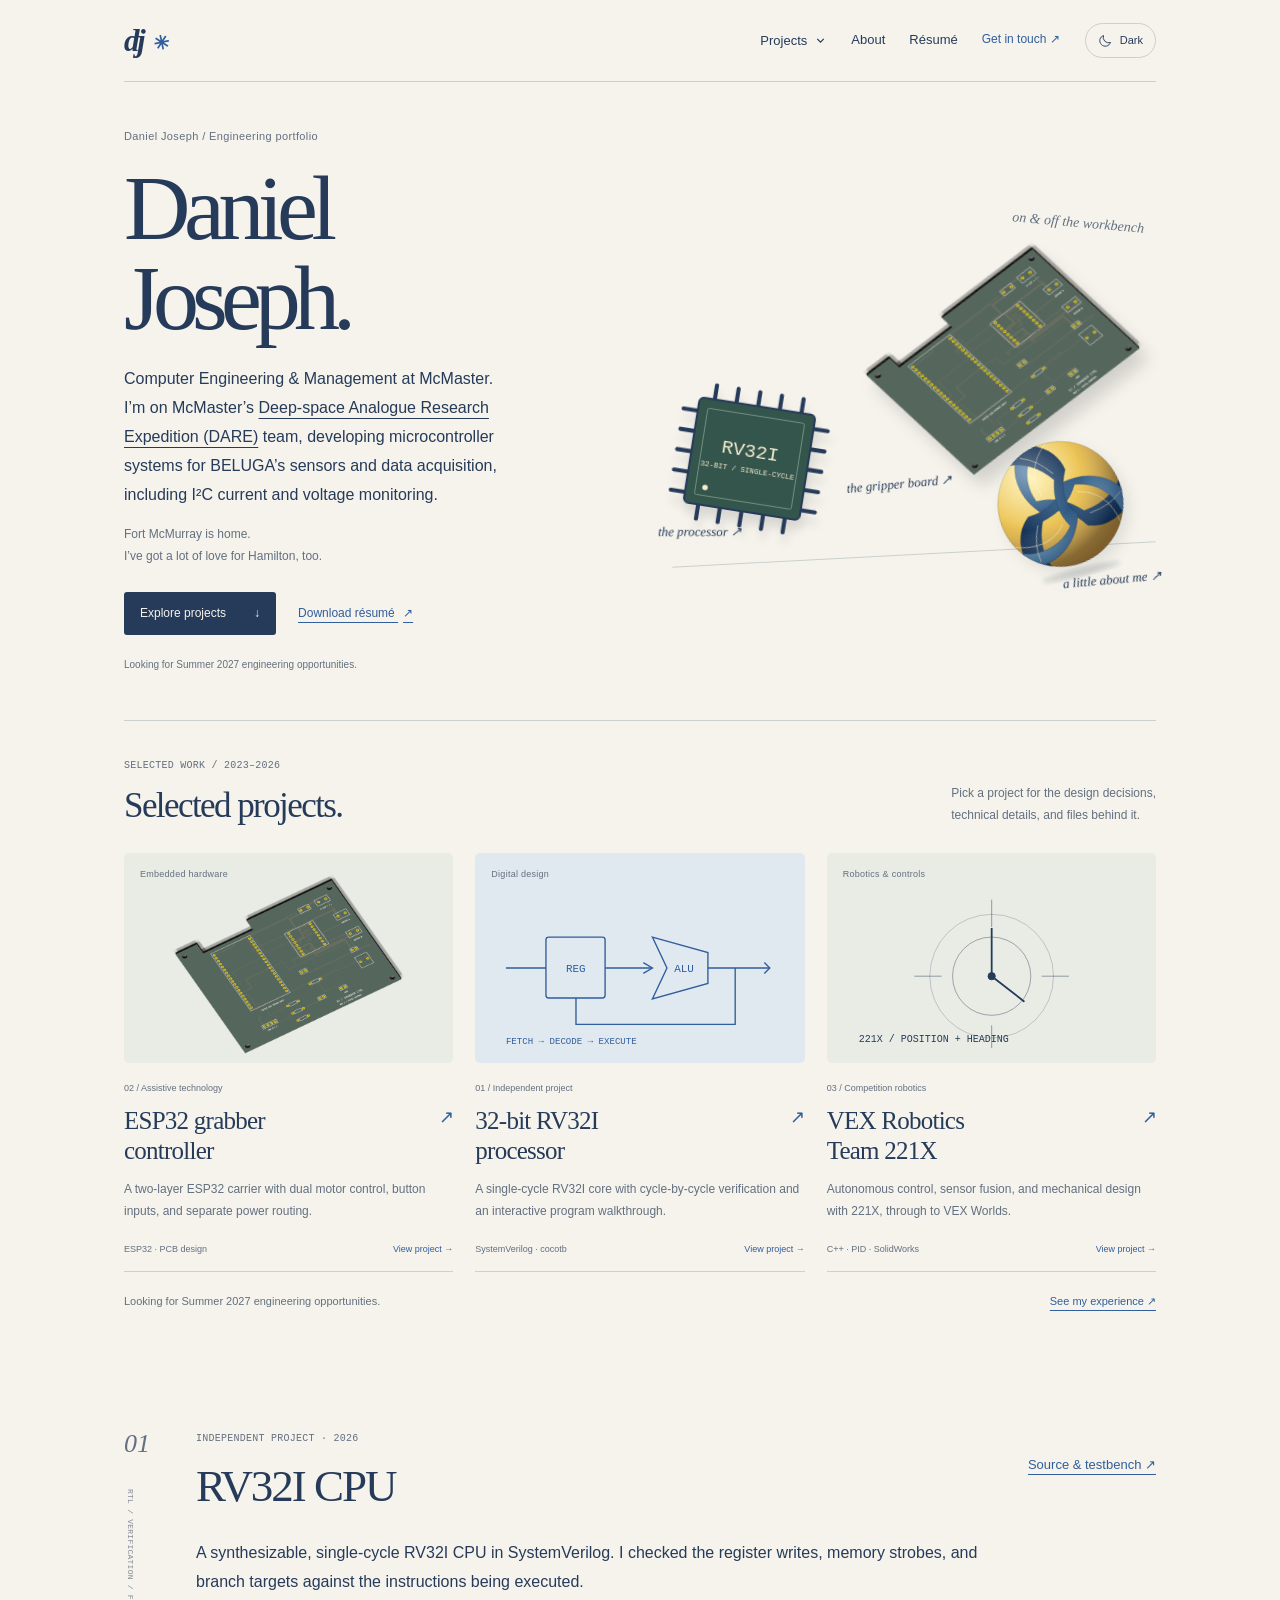
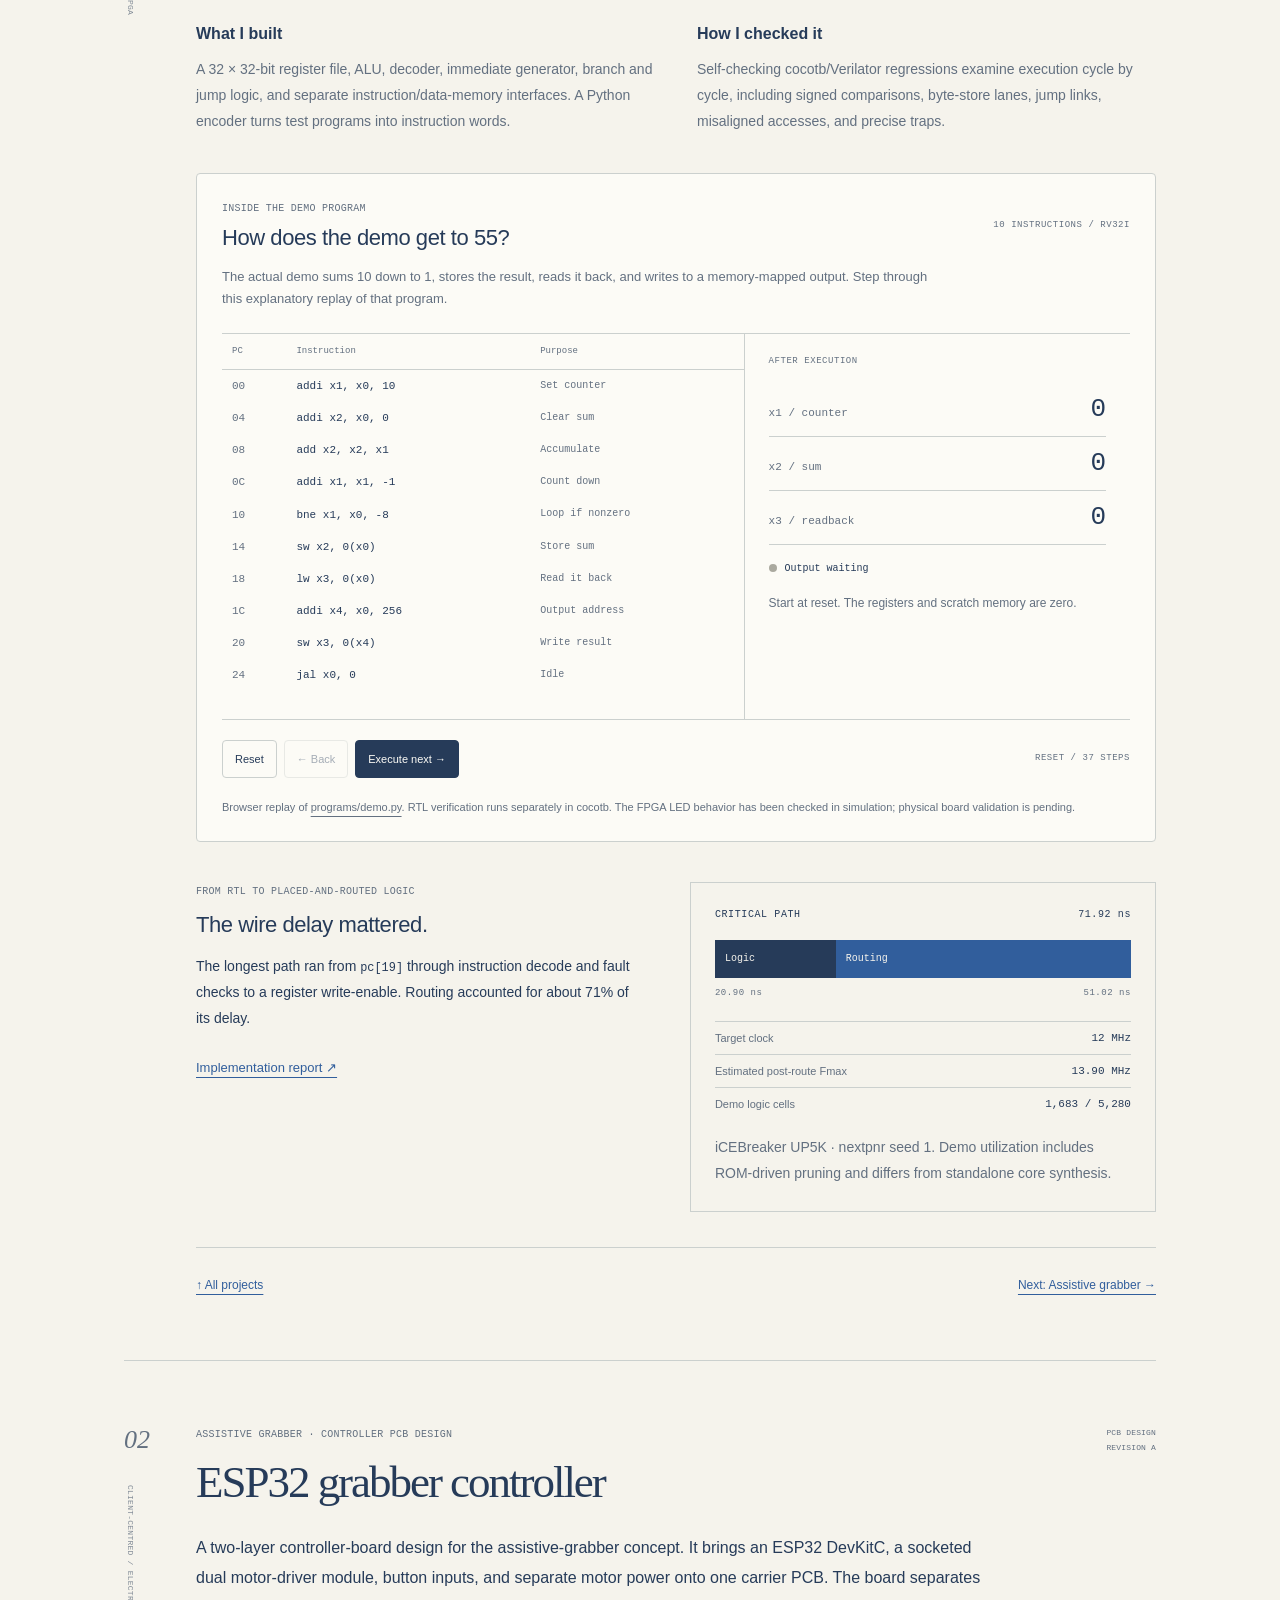
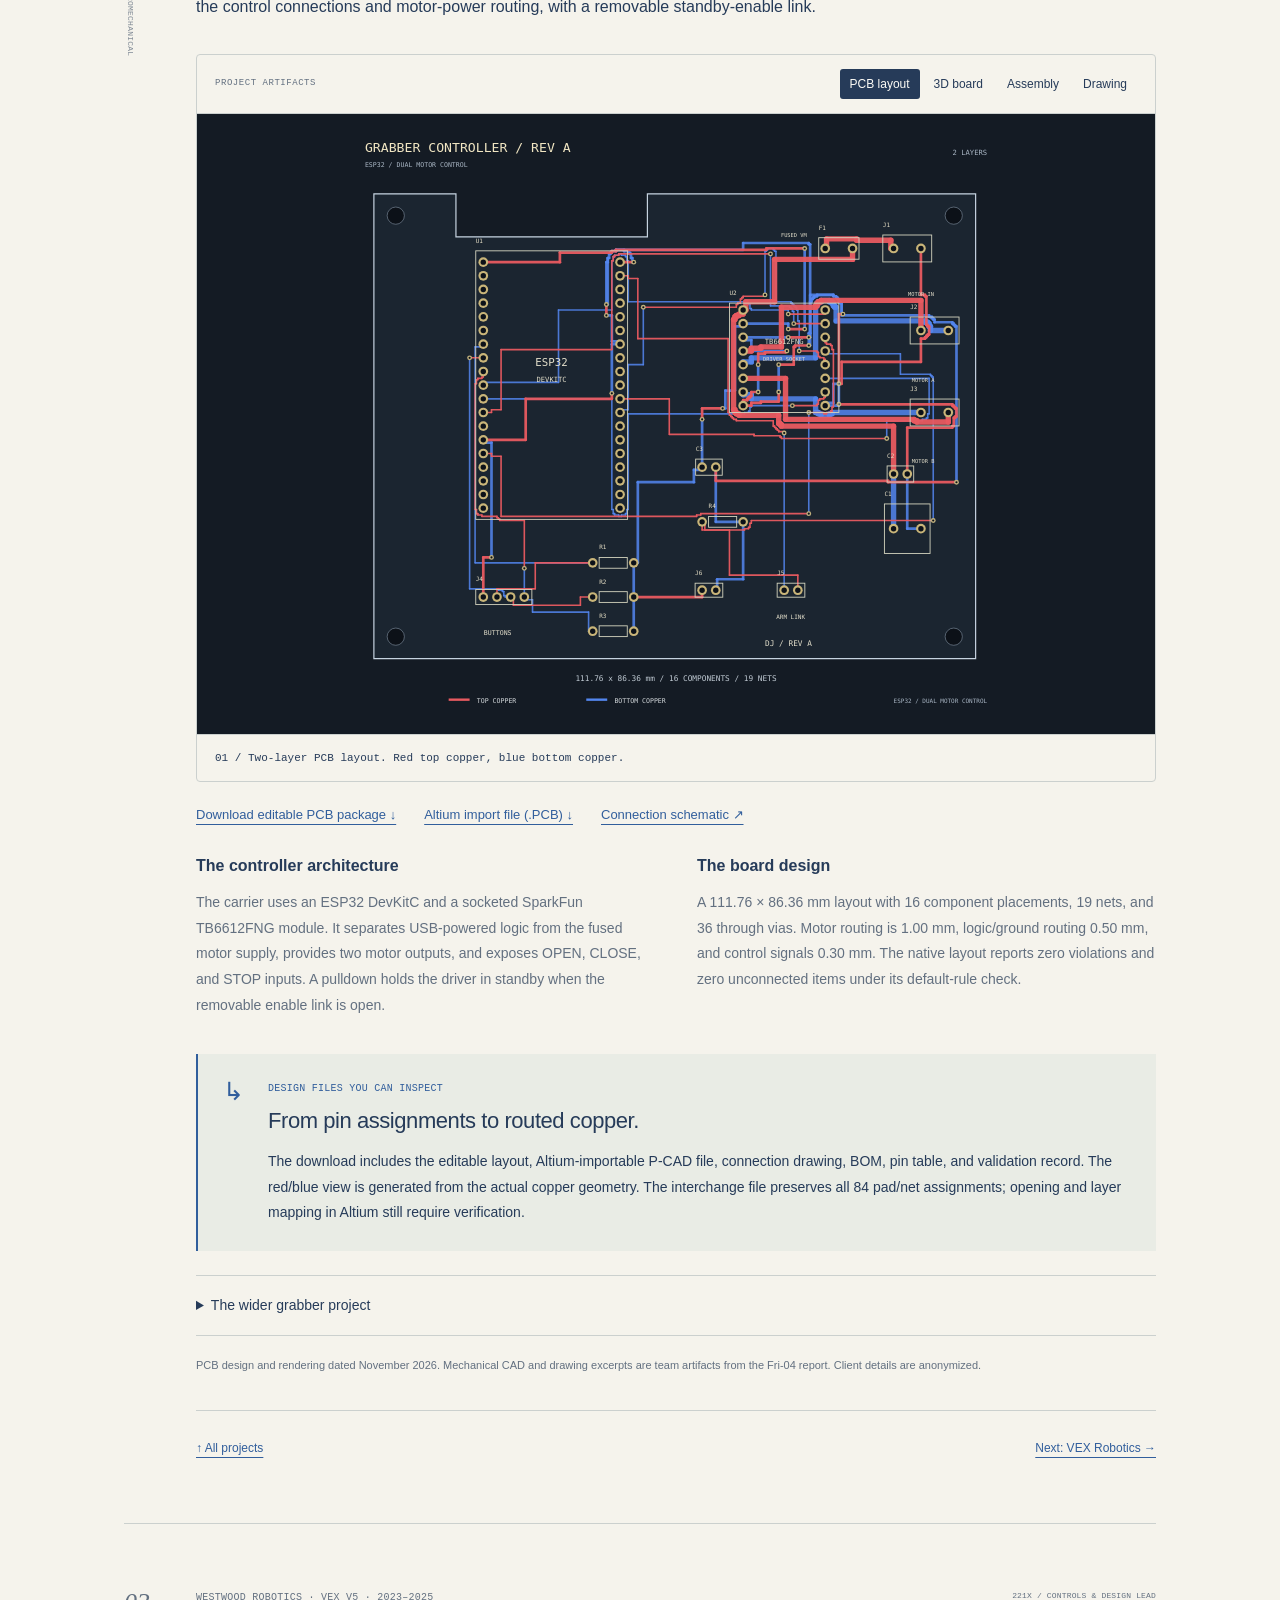
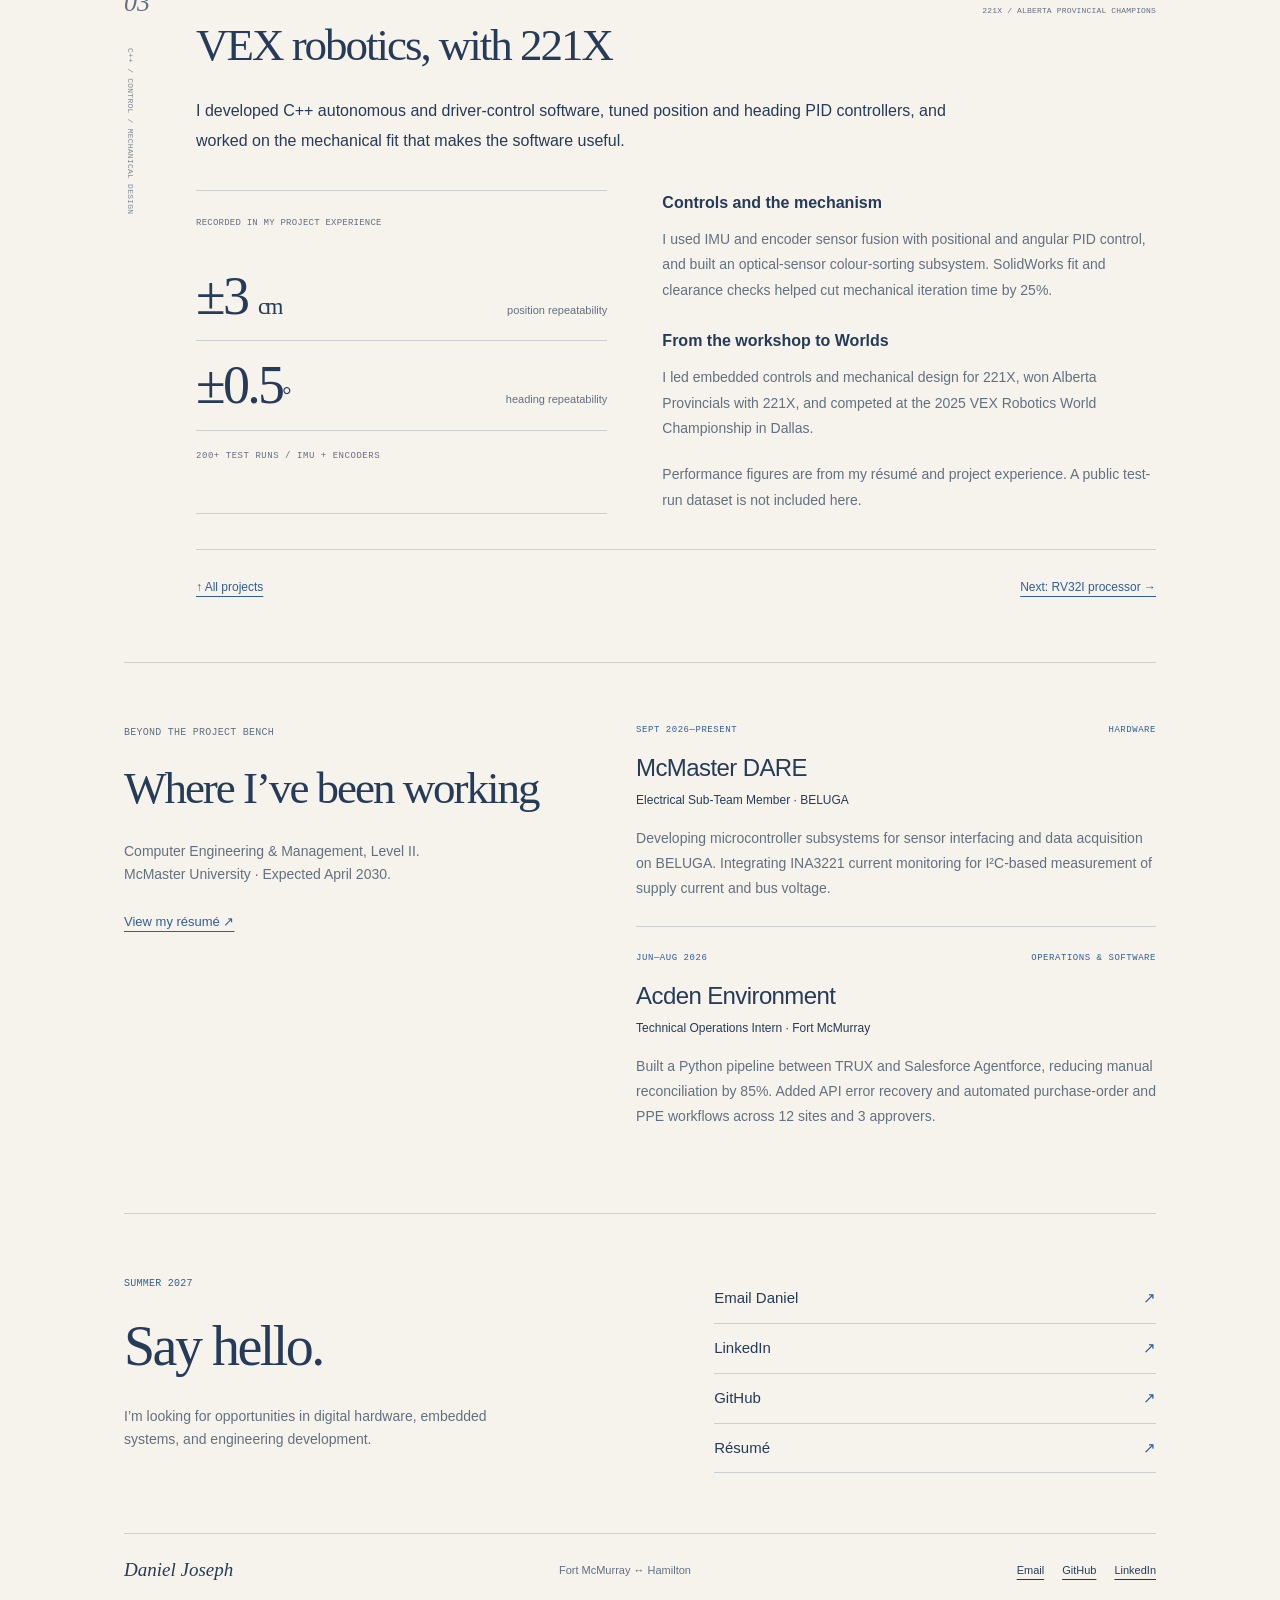
<file: index.html>
<!doctype html>
<html lang="en">
<head>
  <meta charset="utf-8">
  <meta name="viewport" content="width=device-width, initial-scale=1">
  <meta name="description" content="Daniel Joseph — Computer Engineering & Management at McMaster. Processor design, assistive hardware, and robotics controls, with the drawings, decisions, and test results behind them.">
  <meta name="theme-color" content="#eeeae1">
  <title>Daniel Joseph</title>
  <script src="theme.js"></script>
  <link rel="stylesheet" href="style.css?v=20261112b">
  <script src="script.js?v=20261112b" defer></script>
<script src="navigation.js?v=20261112b" defer></script></head>
<body>
<a class="skip" href="#main">Skip to content</a>
<div class="page">
<header class="site-header">
  <a class="wordmark" href="/" aria-label="Daniel Joseph, home">dj<span aria-hidden="true">✳</span></a>
  <nav aria-label="Main navigation"><details class="project-menu"><summary>Projects <svg viewBox="0 0 16 16" aria-hidden="true"><path d="m4 6 4 4 4-4"/></svg></summary><div class="project-dropdown"><p class="dropdown-label">Explore my work</p><a href="/#grabber"><span class="nav-project-number">02</span><span><strong>Assistive grabber</strong><small>ESP32 · PCB design · motor control</small></span><span aria-hidden="true">↗</span></a><a href="/#cpu"><span class="nav-project-number">01</span><span><strong>RV32I processor</strong><small>SystemVerilog · verification · FPGA</small></span><span aria-hidden="true">↗</span></a><a href="/#robotics"><span class="nav-project-number">03</span><span><strong>VEX Robotics · 221X</strong><small>C++ · autonomous control · mechanics</small></span><span aria-hidden="true">↗</span></a><div class="dropdown-bottom"><a href="/#work">All projects →</a><a href="/#background">Experience →</a></div></div></details><a href="about.html">About</a><a href="resume.html">Résumé</a><a class="nav-contact" href="mailto:danielchacko07@gmail.com">Get in touch ↗</a></nav>
  <button class="theme-toggle" type="button" aria-label="Switch colour theme"><svg class="theme-sun" viewBox="0 0 24 24" aria-hidden="true"><circle cx="12" cy="12" r="4"/><path d="M12 1v3m0 16v3M1 12h3m16 0h3M4 4l2 2m12 12 2 2M4 20l2-2M18 6l2-2"/></svg><svg class="theme-moon" viewBox="0 0 24 24" aria-hidden="true"><path d="M20 15.2A8.8 8.8 0 0 1 8.8 4 8.8 8.8 0 1 0 20 15.2Z"/></svg><span data-theme-label>Dark</span></button>
</header>
<main id="main">
<section class="hero" id="top" aria-labelledby="name">
  <div class="hero-copy"><p class="hello">Daniel Joseph / Engineering portfolio</p><h1 id="name">Daniel<br><em>Joseph.</em></h1>
    <p class="hero-intro">Computer Engineering & Management at McMaster. I’m on McMaster’s <a href="#background">Deep-space Analogue Research Expedition (DARE)</a> team, developing microcontroller systems for BELUGA’s sensors and data acquisition, including I²C current and voltage monitoring.</p>
    <p class="home-note">Fort McMurray is home.<br>I’ve got a lot of love for Hamilton, too.</p>
    <div class="hero-links"><a class="action-link" href="#work">Explore projects <span>↓</span></a><a class="underlink" href="assets/daniel-joseph-resume.pdf" download>Download résumé <span>↗</span></a></div>
    <p class="availability">Looking for Summer 2027 engineering opportunities.</p>
  </div>
  <div class="things" aria-label="A few things from my world">
    <span class="margin-note">on & off the workbench</span>
    <a class="thing thing-board" href="#grabber"><img src="assets/grabber-pcb-3d.png" width="1400" height="1000" alt="ESP32 controller PCB design"><span>the gripper board ↗</span></a>
    <a class="thing thing-chip" href="#cpu"><svg viewBox="0 0 270 245" role="img" aria-label="A RISC-V processor illustration"><g stroke="var(--ink)" stroke-width="6" stroke-linecap="round"><path d="M70 45V24m32 21V24m32 21V24m32 21V24m32 21V24M70 200v21m32-21v21m32-21v21m32-21v21m32-21v21M48 65H27m21 30H27m21 30H27m21 30H27m21 30H27M219 65h21m-21 30h21m-21 30h21m-21 30h21m-21 30h21"/></g><rect x="48" y="45" width="171" height="155" rx="7" fill="var(--chip)" stroke="var(--ink)" stroke-width="3"/><rect x="62" y="59" width="143" height="127" rx="3" fill="none" stroke="var(--chip-line)"/><text x="133" y="119" fill="var(--chip-text)" text-anchor="middle" font-family="monospace" font-size="28">RV32I</text><text x="133" y="143" fill="var(--chip-text)" text-anchor="middle" font-family="monospace" font-size="11">32-BIT / SINGLE-CYCLE</text><circle cx="76" cy="174" r="4" fill="var(--chip-text)"/></svg><span>the processor ↗</span></a>
    <a class="thing thing-ball" href="about.html#outside"><svg viewBox="0 0 280 280" role="img" aria-label="Blue and gold volleyball with curved stitched panels"><defs><radialGradient id="ballGold" cx="32%" cy="24%" r="78%"><stop stop-color="#fff0ab"/><stop offset=".5" stop-color="#edc657"/><stop offset="1" stop-color="#a97727"/></radialGradient><radialGradient id="ballBlue" cx="30%" cy="20%" r="90%"><stop stop-color="#6394b7"/><stop offset=".5" stop-color="#315d88"/><stop offset="1" stop-color="#122e52"/></radialGradient><radialGradient id="ballLight" cx="28%" cy="20%" r="75%"><stop stop-color="#fff" stop-opacity=".28"/><stop offset=".6" stop-color="#fff" stop-opacity="0"/><stop offset="1" stop-color="#081b35" stop-opacity=".27"/></radialGradient><clipPath id="ballClip"><circle cx="140" cy="132" r="108"/></clipPath><filter id="ballShadow"><feGaussianBlur stdDeviation="5"/></filter><pattern id="ballGrain" width="5" height="5" patternUnits="userSpaceOnUse"><circle cx="1" cy="1" r=".65" fill="#fff" opacity=".16"/><circle cx="3.5" cy="3.5" r=".5" fill="#102338" opacity=".14"/></pattern></defs><ellipse cx="147" cy="254" rx="70" ry="7" fill="#102338" opacity=".15" filter="url(#ballShadow)"/><g clip-path="url(#ballClip)"><circle cx="140" cy="132" r="108" fill="url(#ballGold)"/><g fill="url(#ballBlue)" stroke="#162c43" stroke-opacity=".45" stroke-width="1"><path d="M129 21C96 47 87 84 101 118Q144 117 177 153C210 150 237 134 250 112L258 155Q220 194 177 179Q146 132 107 142C73 108 67 61 91 27Z"/><path d="M129 21C96 47 87 84 101 118Q144 117 177 153C210 150 237 134 250 112L258 155Q220 194 177 179Q146 132 107 142C73 108 67 61 91 27Z" transform="rotate(120 140 132)"/><path d="M129 21C96 47 87 84 101 118Q144 117 177 153C210 150 237 134 250 112L258 155Q220 194 177 179Q146 132 107 142C73 108 67 61 91 27Z" transform="rotate(240 140 132)"/></g><g fill="none" stroke="#fff3c4" stroke-opacity=".6" stroke-width="1.4"><path d="M141 24C110 49 101 81 112 110M186 159Q222 156 245 136"/><path d="M141 24C110 49 101 81 112 110M186 159Q222 156 245 136" transform="rotate(120 140 132)"/><path d="M141 24C110 49 101 81 112 110M186 159Q222 156 245 136" transform="rotate(240 140 132)"/></g><circle cx="140" cy="132" r="108" fill="url(#ballGrain)"/><circle cx="140" cy="132" r="108" fill="url(#ballLight)"/></g><circle cx="140" cy="132" r="107.5" fill="none" stroke="#263b59" stroke-opacity=".3"/></svg><span>a little about me ↗</span></a>
    <span class="shelf-line" aria-hidden="true"></span>
  </div>
</section>

<section class="project-overview" id="work" aria-labelledby="projects-title"><div class="overview-heading"><div><p class="eyebrow">Selected work / 2023–2026</p><h2 id="projects-title">Selected projects.</h2></div><p>Pick a project for the design decisions,<br>technical details, and files behind it.</p></div><div class="project-grid">
<a class="project-card pcb-card" href="#grabber"><div class="card-visual"><span class="card-category">Embedded hardware</span><img src="assets/grabber-pcb-3d.png" width="1400" height="1000" alt="Grabber controller PCB" loading="lazy"/></div><div class="card-copy"><span class="card-kicker">02 / Assistive technology</span><h3>ESP32 grabber <br>controller<span>↗</span></h3><p>A two-layer ESP32 carrier with dual motor control, button inputs, and separate power routing.</p><div class="card-meta"><span>ESP32 · PCB design</span><span>View project →</span></div></div></a>
<a class="project-card cpu-card" href="#cpu"><div class="card-visual"><span class="card-category">Digital design</span><svg viewBox="0 0 340 190" aria-hidden="true"><g fill="none" stroke="currentColor" stroke-width="1.5"><path d="M23 95h44m65 0h52m61 0h68M100 128v29h175V95"/><rect x="67" y="61" width="65" height="67" rx="3"/><path d="m184 61 61 17v34l-61 17 16-34Z"/><path d="m307 89 6 6-6 6M174 89l10 6-10 6"/></g><g fill="currentColor" font-family="monospace" font-size="12"><text x="89" y="99">REG</text><text x="208" y="99">ALU</text><text x="23" y="178" font-size="10">FETCH → DECODE → EXECUTE</text></g></svg></div><div class="card-copy"><span class="card-kicker">01 / Independent project</span><h3>32-bit RV32I <br>processor<span>↗</span></h3><p>A single-cycle RV32I core with cycle-by-cycle verification and an interactive program walkthrough.</p><div class="card-meta"><span>SystemVerilog · cocotb</span><span>View project →</span></div></div></a>
<a class="project-card vex-card" href="#robotics"><div class="card-visual"><span class="card-category">Robotics & controls</span><svg viewBox="0 0 340 190" aria-hidden="true"><g fill="none" stroke="currentColor" stroke-width="1"><circle cx="170" cy="104" r="68" opacity=".25"/><circle cx="170" cy="104" r="43" opacity=".45"/><path d="M170 20v30m0 108v25M85 104h30m110 0h30" opacity=".5"/><path d="M170 104V51m0 53 36 28" stroke-width="2"/><circle cx="170" cy="104" r="4" fill="currentColor"/></g><text x="24" y="176" fill="currentColor" font-family="monospace" font-size="11">221X / POSITION + HEADING</text></svg></div><div class="card-copy"><span class="card-kicker">03 / Competition robotics</span><h3>VEX Robotics <br>Team 221X<span>↗</span></h3><p>Autonomous control, sensor fusion, and mechanical design with 221X, through to VEX Worlds.</p><div class="card-meta"><span>C++ · PID · SolidWorks</span><span>View project →</span></div></div></a>
</div><div class="overview-bottom"><span>Looking for Summer 2027 engineering opportunities.</span><a href="/#background">See my experience ↗</a></div></section><article class="case" id="cpu" aria-labelledby="cpu-title">
  <div class="case-margin"><span class="case-number">01</span><span class="vertical-note mono">RTL / VERIFICATION / FPGA</span></div>
  <div class="case-body">
    <div class="case-heading"><div><p class="eyebrow">Independent project · 2026</p><h2 id="cpu-title">RV32I CPU</h2></div><a class="underlink" href="https://github.com/danielj34/rv32i-core">Source & testbench ↗</a></div>
    <p class="lead">A synthesizable, single-cycle RV32I CPU in SystemVerilog. I checked the register writes, memory strobes, and branch targets against the instructions being executed.</p>
    <div class="two-column prose"><div><h3>What I built</h3><p>A 32 × 32-bit register file, ALU, decoder, immediate generator, branch and jump logic, and separate instruction/data-memory interfaces. A Python encoder turns test programs into instruction words.</p></div><div><h3>How I checked it</h3><p>Self-checking cocotb/Verilator regressions examine execution cycle by cycle, including signed comparisons, byte-store lanes, jump links, misaligned accesses, and precise traps.</p></div></div>
    <section class="trace" aria-labelledby="trace-title">
      <div class="trace-heading"><div><p class="eyebrow">Inside the demo program</p><h3 id="trace-title">How does the demo get to 55?</h3></div><span class="mono">10 INSTRUCTIONS / RV32I</span></div>
      <p class="trace-intro">The actual demo sums 10 down to 1, stores the result, reads it back, and writes to a memory-mapped output. Step through this explanatory replay of that program.</p>
      <div class="trace-layout">
        <div class="program-scroll"><table class="program"><caption class="sr-only">Demo program. The highlighted row is the instruction just executed.</caption><thead><tr><th>PC</th><th>Instruction</th><th>Purpose</th></tr></thead><tbody>
          <tr data-pc="0"><td>00</td><td>addi x1, x0, 10</td><td>Set counter</td></tr>
          <tr data-pc="4"><td>04</td><td>addi x2, x0, 0</td><td>Clear sum</td></tr>
          <tr data-pc="8"><td>08</td><td>add x2, x2, x1</td><td>Accumulate</td></tr>
          <tr data-pc="12"><td>0C</td><td>addi x1, x1, -1</td><td>Count down</td></tr>
          <tr data-pc="16"><td>10</td><td>bne x1, x0, -8</td><td>Loop if nonzero</td></tr>
          <tr data-pc="20"><td>14</td><td>sw x2, 0(x0)</td><td>Store sum</td></tr>
          <tr data-pc="24"><td>18</td><td>lw x3, 0(x0)</td><td>Read it back</td></tr>
          <tr data-pc="28"><td>1C</td><td>addi x4, x0, 256</td><td>Output address</td></tr>
          <tr data-pc="32"><td>20</td><td>sw x3, 0(x4)</td><td>Write result</td></tr>
          <tr data-pc="36"><td>24</td><td>jal x0, 0</td><td>Idle</td></tr>
        </tbody></table></div>
        <div class="trace-state"><p class="mono state-label">AFTER EXECUTION</p><dl class="registers"><div><dt>x1 / counter</dt><dd id="counter-value">0</dd></div><div><dt>x2 / sum</dt><dd id="sum-value">0</dd></div><div><dt>x3 / readback</dt><dd id="readback-value">0</dd></div></dl><div id="output-state" class="output-state"><span class="output-led" aria-hidden="true"></span><span id="output-label">Output waiting</span></div><p id="trace-explanation" aria-live="polite">Start at reset. The registers and scratch memory are zero.</p></div>
      </div>
      <div class="trace-controls"><div><button id="trace-reset" type="button">Reset</button><button id="trace-back" type="button" disabled>← Back</button><button id="trace-next" class="primary" type="button">Execute next →</button></div><span id="trace-position" class="mono">RESET / 37 STEPS</span></div>
      <p class="footnote">Browser replay of <a href="https://github.com/danielj34/rv32i-core/blob/main/programs/demo.py">programs/demo.py</a>. RTL verification runs separately in cocotb. The FPGA LED behavior has been checked in simulation; physical board validation is pending.</p>
    </section>
    <div class="implementation"><div><p class="eyebrow">From RTL to placed-and-routed logic</p><h3>The wire delay mattered.</h3><p>The longest path ran from <code>pc[19]</code> through instruction decode and fault checks to a register write-enable. Routing accounted for about 71% of its delay.</p><a class="underlink" href="https://github.com/danielj34/rv32i-core/blob/main/docs/implementation.md">Implementation report ↗</a></div><div class="timing-panel"><div class="timing-title mono"><span>CRITICAL PATH</span><span>71.92 ns</span></div><div class="timing-bar" role="img" aria-label="Critical path delay, 20.90 nanoseconds of logic and 51.02 nanoseconds of routing"><span class="logic">Logic</span><span class="routing">Routing</span></div><div class="timing-key mono"><span>20.90 ns</span><span>51.02 ns</span></div><dl class="implementation-stats"><div><dt>Target clock</dt><dd>12 MHz</dd></div><div><dt>Estimated post-route Fmax</dt><dd>13.90 MHz</dd></div><div><dt>Demo logic cells</dt><dd>1,683 / 5,280</dd></div></dl><p class="footnote">iCEBreaker UP5K · nextpnr seed 1. Demo utilization includes ROM-driven pruning and differs from standalone core synthesis.</p></div></div>
<div class="case-wayfinding"><a href="#work">↑ All projects</a><a href="#grabber">Next: Assistive grabber →</a></div>
  </div>
</article>
<article class="case" id="grabber" aria-labelledby="grabber-title">
  <div class="case-margin"><span class="case-number">02</span><span class="vertical-note mono">CLIENT-CENTRED / ELECTROMECHANICAL</span></div>
  <div class="case-body">
    <div class="case-heading"><div><p class="eyebrow">Assistive grabber · Controller PCB design</p><h2 id="grabber-title">ESP32 grabber controller</h2></div><span class="project-note mono">PCB DESIGN<br>REVISION A</span></div>
    <p class="lead">A two-layer controller-board design for the assistive-grabber concept. It brings an ESP32 DevKitC, a socketed dual motor-driver module, button inputs, and separate motor power onto one carrier PCB. The board separates the control connections and motor-power routing, with a removable standby-enable link.</p>
    <div class="artifact-viewer">
      <div class="artifact-toolbar"><span class="mono">PROJECT ARTIFACTS</span><div role="group" aria-label="Choose grabber artifact"><button class="artifact-choice active" aria-pressed="true" data-artifact="pcb" type="button">PCB layout</button><button class="artifact-choice" aria-pressed="false" data-artifact="board3d" type="button">3D board</button><button class="artifact-choice" aria-pressed="false" data-artifact="cad" type="button">Assembly</button><button class="artifact-choice" aria-pressed="false" data-artifact="drawing" type="button">Drawing</button></div></div>
      <figure><div class="artifact-stage" id="artifact-stage" data-view="pcb"><img id="artifact-image" src="assets/grabber-pcb.svg" width="1140" height="990" loading="lazy" alt="Routed ESP32 motor-controller PCB with red top-layer and blue bottom-layer copper"></div><figcaption id="artifact-caption" aria-live="polite">01 / Two-layer PCB layout. Red top copper, blue bottom copper.</figcaption></figure>
    </div>
    <div class="pcb-downloads"><a class="underlink" href="hardware/grabber-controller-rev-a.zip" download>Download editable PCB package ↓</a><a class="underlink" href="hardware/grabber-controller-rev-a/GrabberController_AltiumImport.PCB" download>Altium import file (.PCB) ↓</a><a class="underlink" href="hardware/grabber-controller-rev-a/Connections.svg">Connection schematic ↗</a></div>
    <div class="two-column prose"><div><h3>The controller architecture</h3><p>The carrier uses an ESP32 DevKitC and a socketed SparkFun TB6612FNG module. It separates USB-powered logic from the fused motor supply, provides two motor outputs, and exposes OPEN, CLOSE, and STOP inputs. A pulldown holds the driver in standby when the removable enable link is open.</p></div><div><h3>The board design</h3><p>A 111.76 × 86.36 mm layout with 16 component placements, 19 nets, and 36 through vias. Motor routing is 1.00 mm, logic/ground routing 0.50 mm, and control signals 0.30 mm. The native layout reports zero violations and zero unconnected items under its default-rule check.</p></div></div>
    <div class="decision-note"><span class="note-mark" aria-hidden="true">↳</span><div><p class="eyebrow">Design files you can inspect</p><h3>From pin assignments to routed copper.</h3><p>The download includes the editable layout, Altium-importable P-CAD file, connection drawing, BOM, pin table, and validation record. The red/blue view is generated from the actual copper geometry. The interchange file preserves all 84 pad/net assignments; opening and layer mapping in Altium still require verification.</p></div></div>
    <details class="prototype-history"><summary>The wider grabber project</summary><div class="prose"><p>The original ENGINEER 1P13 team project developed a wheelchair-mounted grabber around limited hand dexterity and reach. My work included concept development, embedded/PCB prototyping, and electromechanical integration. The team iterated three prototypes.</p><p>The completed team prototype used a simpler 2P2T switch circuit after reliability and usability problems with the initial electronics. The PCB is presented here as a design project. CAD views and the engineering drawing show the team’s mechanical design.</p></div></details>
    <p class="footnote">PCB design and rendering dated November 2026. Mechanical CAD and drawing excerpts are team artifacts from the Fri-04 report. Client details are anonymized.</p>
<div class="case-wayfinding"><a href="#work">↑ All projects</a><a href="#robotics">Next: VEX Robotics →</a></div>
  </div>
</article>
<article class="case" id="robotics" aria-labelledby="robotics-title">
  <div class="case-margin"><span class="case-number">03</span><span class="vertical-note mono">C++ / CONTROL / MECHANICAL DESIGN</span></div>
  <div class="case-body">
    <div class="case-heading"><div><p class="eyebrow">Westwood Robotics · VEX V5 · 2023–2025</p><h2 id="robotics-title">VEX robotics, with 221X</h2></div><span class="project-note mono">221X / CONTROLS & DESIGN LEAD<br>221X / ALBERTA PROVINCIAL CHAMPIONS</span></div>
    <p class="lead">I developed C++ autonomous and driver-control software, tuned position and heading PID controllers, and worked on the mechanical fit that makes the software useful.</p>
    <div class="robotics-layout"><div class="robotics-results"><p class="eyebrow">Recorded in my project experience</p><div class="result-line"><strong>±3 <small>cm</small></strong><span>position repeatability</span></div><div class="result-line"><strong>±0.5<small>°</small></strong><span>heading repeatability</span></div><p class="mono">200+ TEST RUNS / IMU + ENCODERS</p></div><div class="prose"><h3>Controls and the mechanism</h3><p>I used IMU and encoder sensor fusion with positional and angular PID control, and built an optical-sensor colour-sorting subsystem. SolidWorks fit and clearance checks helped cut mechanical iteration time by 25%.</p><h3>From the workshop to Worlds</h3><p>I led embedded controls and mechanical design for 221X, won Alberta Provincials with 221X, and competed at the 2025 VEX Robotics World Championship in Dallas.</p><p class="footnote">Performance figures are from my résumé and project experience. A public test-run dataset is not included here.</p></div></div>
<div class="case-wayfinding"><a href="#work">↑ All projects</a><a href="#cpu">Next: RV32I processor →</a></div>
  </div>
</article>
<section class="background" id="background" aria-labelledby="background-title">
  <div><p class="eyebrow">Beyond the project bench</p><h2 id="background-title">Where I’ve been working</h2><p class="background-intro">Computer Engineering & Management, Level II.<br>McMaster University · Expected April 2030.</p><a class="underlink" href="resume.html">View my résumé ↗</a></div>
  <div class="experience-list"><article><div class="experience-meta mono"><span>SEPT 2026—PRESENT</span><span>HARDWARE</span></div><h3>McMaster DARE</h3><p class="job-title">Electrical Sub-Team Member · BELUGA</p><p>Developing microcontroller subsystems for sensor interfacing and data acquisition on BELUGA. Integrating INA3221 current monitoring for I²C-based measurement of supply current and bus voltage.</p></article><article><div class="experience-meta mono"><span>JUN—AUG 2026</span><span>OPERATIONS & SOFTWARE</span></div><h3>Acden Environment</h3><p class="job-title">Technical Operations Intern · Fort McMurray</p><p>Built a Python pipeline between TRUX and Salesforce Agentforce, reducing manual reconciliation by 85%. Added API error recovery and automated purchase-order and PPE workflows across 12 sites and 3 approvers.</p></article></div>
</section>
<section class="contact" id="contact" aria-labelledby="contact-title"><div><p class="eyebrow">Summer 2027</p><h2 id="contact-title">Say hello.</h2><p>I’m looking for opportunities in digital hardware, embedded systems, and engineering development.</p></div><div class="contact-links"><a href="mailto:danielchacko07@gmail.com">Email Daniel <span>↗</span></a><a href="https://www.linkedin.com/in/josepd16">LinkedIn <span>↗</span></a><a href="https://github.com/danielj34">GitHub <span>↗</span></a><a href="resume.html">Résumé <span>↗</span></a></div></section>
</main>
<footer><a class="footer-signature" href="/">Daniel Joseph</a><span>Fort McMurray ↔ Hamilton</span><div><a href="mailto:danielchacko07@gmail.com">Email</a><a href="https://github.com/danielj34">GitHub</a><a href="https://www.linkedin.com/in/josepd16">LinkedIn</a></div></footer>
</div>
</body>
</html>
</file>
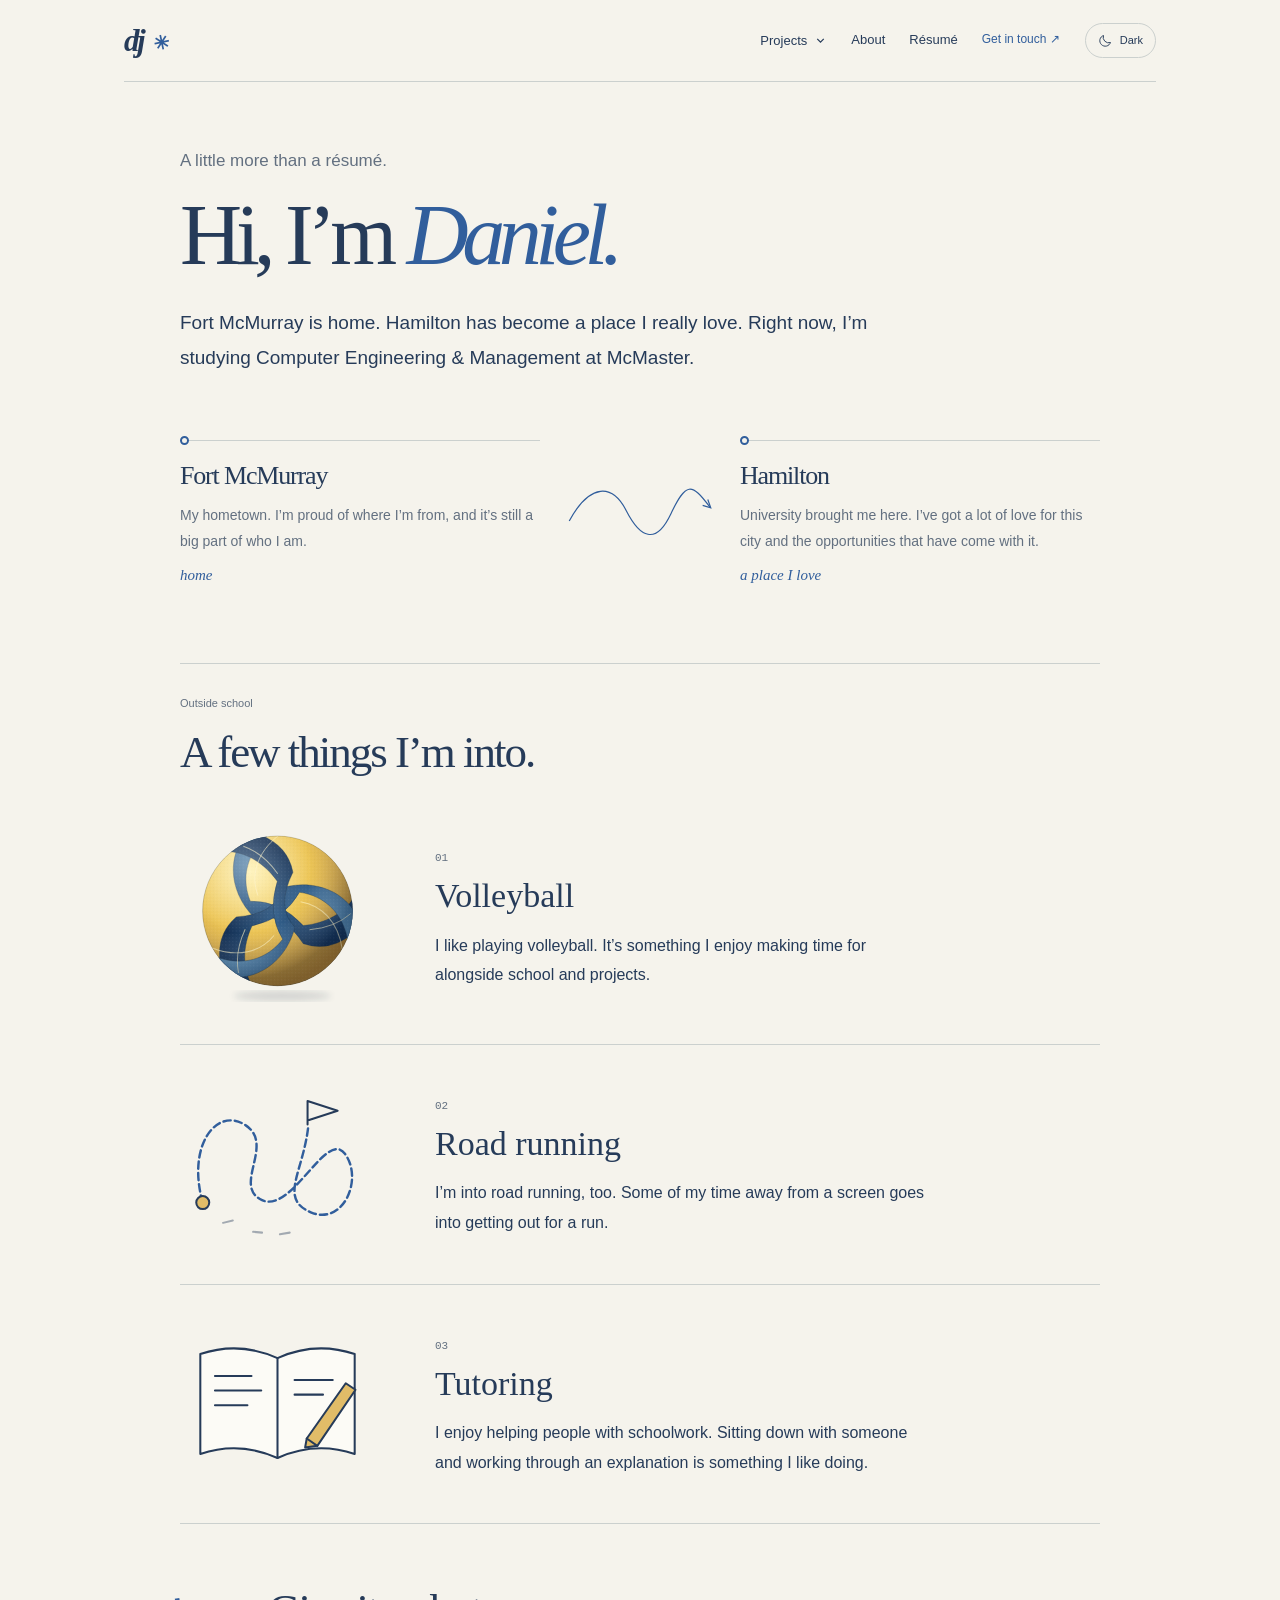
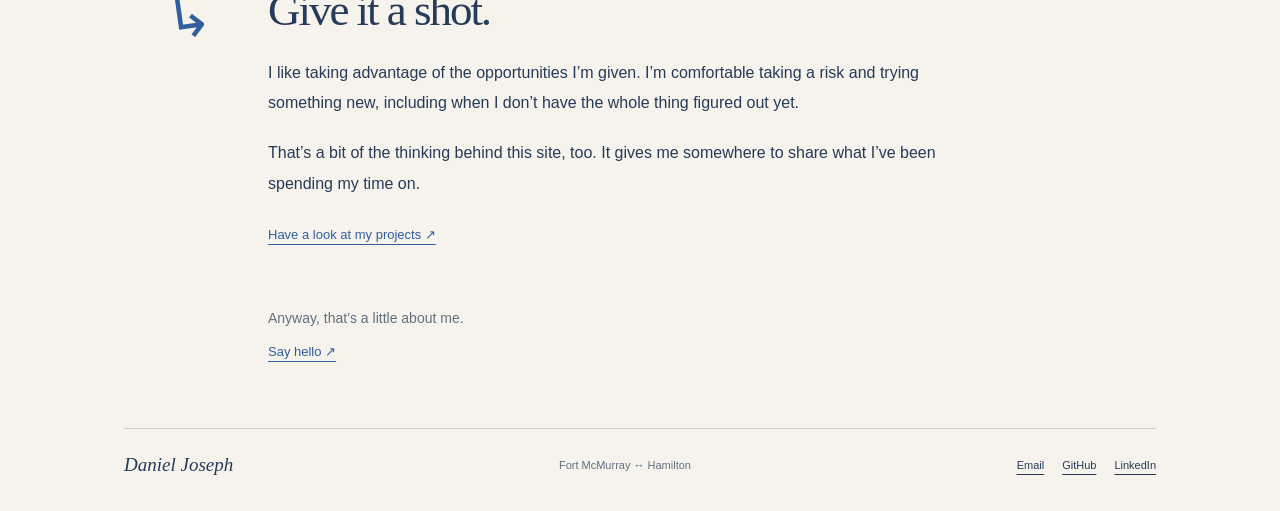
<file: about.html>
<!doctype html>
<html lang="en"><head><meta charset="utf-8"><meta name="viewport" content="width=device-width, initial-scale=1"><meta name="description" content="A little about Daniel Joseph. Fort McMurray, Hamilton, volleyball, road running, tutoring, and making the most of an opportunity."><title>About — Daniel Joseph</title><script src="theme.js"></script><link rel="stylesheet" href="style.css?v=20261112b"><script src="navigation.js?v=20261112b" defer></script></head>
<body><a class="skip" href="#main">Skip to content</a><div class="page"><header class="site-header">
  <a class="wordmark" href="/" aria-label="Daniel Joseph, home">dj<span aria-hidden="true">✳</span></a>
  <nav aria-label="Main navigation"><details class="project-menu"><summary>Projects <svg viewBox="0 0 16 16" aria-hidden="true"><path d="m4 6 4 4 4-4"/></svg></summary><div class="project-dropdown"><p class="dropdown-label">Explore my work</p><a href="/#grabber"><span class="nav-project-number">02</span><span><strong>Assistive grabber</strong><small>ESP32 · PCB design · motor control</small></span><span aria-hidden="true">↗</span></a><a href="/#cpu"><span class="nav-project-number">01</span><span><strong>RV32I processor</strong><small>SystemVerilog · verification · FPGA</small></span><span aria-hidden="true">↗</span></a><a href="/#robotics"><span class="nav-project-number">03</span><span><strong>VEX Robotics · 221X</strong><small>C++ · autonomous control · mechanics</small></span><span aria-hidden="true">↗</span></a><div class="dropdown-bottom"><a href="/#work">All projects →</a><a href="/#background">Experience →</a></div></div></details><a href="about.html">About</a><a href="resume.html">Résumé</a><a class="nav-contact" href="mailto:danielchacko07@gmail.com">Get in touch ↗</a></nav>
  <button class="theme-toggle" type="button" aria-label="Switch colour theme"><svg class="theme-sun" viewBox="0 0 24 24" aria-hidden="true"><circle cx="12" cy="12" r="4"/><path d="M12 1v3m0 16v3M1 12h3m16 0h3M4 4l2 2m12 12 2 2M4 20l2-2M18 6l2-2"/></svg><svg class="theme-moon" viewBox="0 0 24 24" aria-hidden="true"><path d="M20 15.2A8.8 8.8 0 0 1 8.8 4 8.8 8.8 0 1 0 20 15.2Z"/></svg><span data-theme-label>Dark</span></button>
</header>
<main id="main" class="about-page">
  <div class="about-heading"><p class="hello">A little more than a résumé.</p><h1>Hi, I’m <em>Daniel.</em></h1><p class="about-lead">Fort McMurray is home. Hamilton has become a place I really love. Right now, I’m studying Computer Engineering & Management at McMaster.</p></div>
  <div class="places"><div><span class="place-dot" aria-hidden="true"></span><h2>Fort McMurray</h2><p>My hometown. I’m proud of where I’m from, and it’s still a big part of who I am.</p><span class="place-caption">home</span></div><svg class="place-route" viewBox="0 0 190 100" aria-hidden="true"><path d="M5 52C35 5 63 9 78 44S112 91 134 52 163 14 184 47"/><path d="m175 44 10 4-3-11"/></svg><div><span class="place-dot" aria-hidden="true"></span><h2>Hamilton</h2><p>University brought me here. I’ve got a lot of love for this city and the opportunities that have come with it.</p><span class="place-caption">a place I love</span></div></div>
  <section id="outside" class="outside"><div class="about-section-title"><span>Outside school</span><h2>A few things I’m into.</h2></div><div class="interest-list">
    <article class="interest volleyball"><div class="interest-picture"><svg viewBox="0 0 280 280" role="img" aria-label="Blue and gold volleyball with curved stitched panels"><defs><radialGradient id="ballGold" cx="32%" cy="24%" r="78%"><stop stop-color="#fff0ab"/><stop offset=".5" stop-color="#edc657"/><stop offset="1" stop-color="#a97727"/></radialGradient><radialGradient id="ballBlue" cx="30%" cy="20%" r="90%"><stop stop-color="#6394b7"/><stop offset=".5" stop-color="#315d88"/><stop offset="1" stop-color="#122e52"/></radialGradient><radialGradient id="ballLight" cx="28%" cy="20%" r="75%"><stop stop-color="#fff" stop-opacity=".28"/><stop offset=".6" stop-color="#fff" stop-opacity="0"/><stop offset="1" stop-color="#081b35" stop-opacity=".27"/></radialGradient><clipPath id="ballClip"><circle cx="140" cy="132" r="108"/></clipPath><filter id="ballShadow"><feGaussianBlur stdDeviation="5"/></filter><pattern id="ballGrain" width="5" height="5" patternUnits="userSpaceOnUse"><circle cx="1" cy="1" r=".65" fill="#fff" opacity=".16"/><circle cx="3.5" cy="3.5" r=".5" fill="#102338" opacity=".14"/></pattern></defs><ellipse cx="147" cy="254" rx="70" ry="7" fill="#102338" opacity=".15" filter="url(#ballShadow)"/><g clip-path="url(#ballClip)"><circle cx="140" cy="132" r="108" fill="url(#ballGold)"/><g fill="url(#ballBlue)" stroke="#162c43" stroke-opacity=".45" stroke-width="1"><path d="M129 21C96 47 87 84 101 118Q144 117 177 153C210 150 237 134 250 112L258 155Q220 194 177 179Q146 132 107 142C73 108 67 61 91 27Z"/><path d="M129 21C96 47 87 84 101 118Q144 117 177 153C210 150 237 134 250 112L258 155Q220 194 177 179Q146 132 107 142C73 108 67 61 91 27Z" transform="rotate(120 140 132)"/><path d="M129 21C96 47 87 84 101 118Q144 117 177 153C210 150 237 134 250 112L258 155Q220 194 177 179Q146 132 107 142C73 108 67 61 91 27Z" transform="rotate(240 140 132)"/></g><g fill="none" stroke="#fff3c4" stroke-opacity=".6" stroke-width="1.4"><path d="M141 24C110 49 101 81 112 110M186 159Q222 156 245 136"/><path d="M141 24C110 49 101 81 112 110M186 159Q222 156 245 136" transform="rotate(120 140 132)"/><path d="M141 24C110 49 101 81 112 110M186 159Q222 156 245 136" transform="rotate(240 140 132)"/></g><circle cx="140" cy="132" r="108" fill="url(#ballGrain)"/><circle cx="140" cy="132" r="108" fill="url(#ballLight)"/></g><circle cx="140" cy="132" r="107.5" fill="none" stroke="#263b59" stroke-opacity=".3"/></svg></div><div><span class="interest-number">01</span><h3>Volleyball</h3><p>I like playing volleyball. It’s something I enjoy making time for alongside school and projects.</p></div></article>
    <article class="interest running"><div class="interest-picture"><svg viewBox="0 0 240 220" role="img" aria-label="An illustrated running route"><path class="run-route" d="M28 157c-20-70 17-119 53-95s-17 75 20 92 79-88 102-57-2 89-42 72-9-49-3-107"/><circle cx="28" cy="157" r="8"/><path d="M157 61V32l37 12-37 12"/><path d="m53 182 12-3m25 14 11 1m22 2 12-2" class="route-dashes"/></svg></div><div><span class="interest-number">02</span><h3>Road running</h3><p>I’m into road running, too. Some of my time away from a screen goes into getting out for a run.</p></div></article>
    <article class="interest tutoring"><div class="interest-picture"><svg viewBox="0 0 240 220" role="img" aria-label="An open notebook with a pencil"><path d="M25 48q48-16 95 5 47-21 95-5v123q-48-16-95 5-47-21-95-5Z" class="notebook"/><path d="M120 53v123M43 75h45M43 93h57M43 111h40M141 80h47M141 98h35"/><path d="m154 163 15-2 47-69-12-8-48 68Z" class="pencil"/><path d="m156 152 13 9"/></svg></div><div><span class="interest-number">03</span><h3>Tutoring</h3><p>I enjoy helping people with schoolwork. Sitting down with someone and working through an explanation is something I like doing.</p></div></article>
  </div></section>
  <section class="taking-chances"><span class="hand-arrow" aria-hidden="true">↳</span><div><h2>Give it a shot.</h2><p>I like taking advantage of the opportunities I’m given. I’m comfortable taking a risk and trying something new, including when I don’t have the whole thing figured out yet.</p><p>That’s a bit of the thinking behind this site, too. It gives me somewhere to share what I’ve been spending my time on.</p><a class="underlink" href="/#work">Have a look at my projects ↗</a></div></section>
  <div class="about-end"><p>Anyway, that’s a little about me.</p><a class="underlink" href="mailto:danielchacko07@gmail.com">Say hello ↗</a></div>
</main><footer><a class="footer-signature" href="/">Daniel Joseph</a><span>Fort McMurray ↔ Hamilton</span><div><a href="mailto:danielchacko07@gmail.com">Email</a><a href="https://github.com/danielj34">GitHub</a><a href="https://www.linkedin.com/in/josepd16">LinkedIn</a></div></footer></div></body></html>
</file>
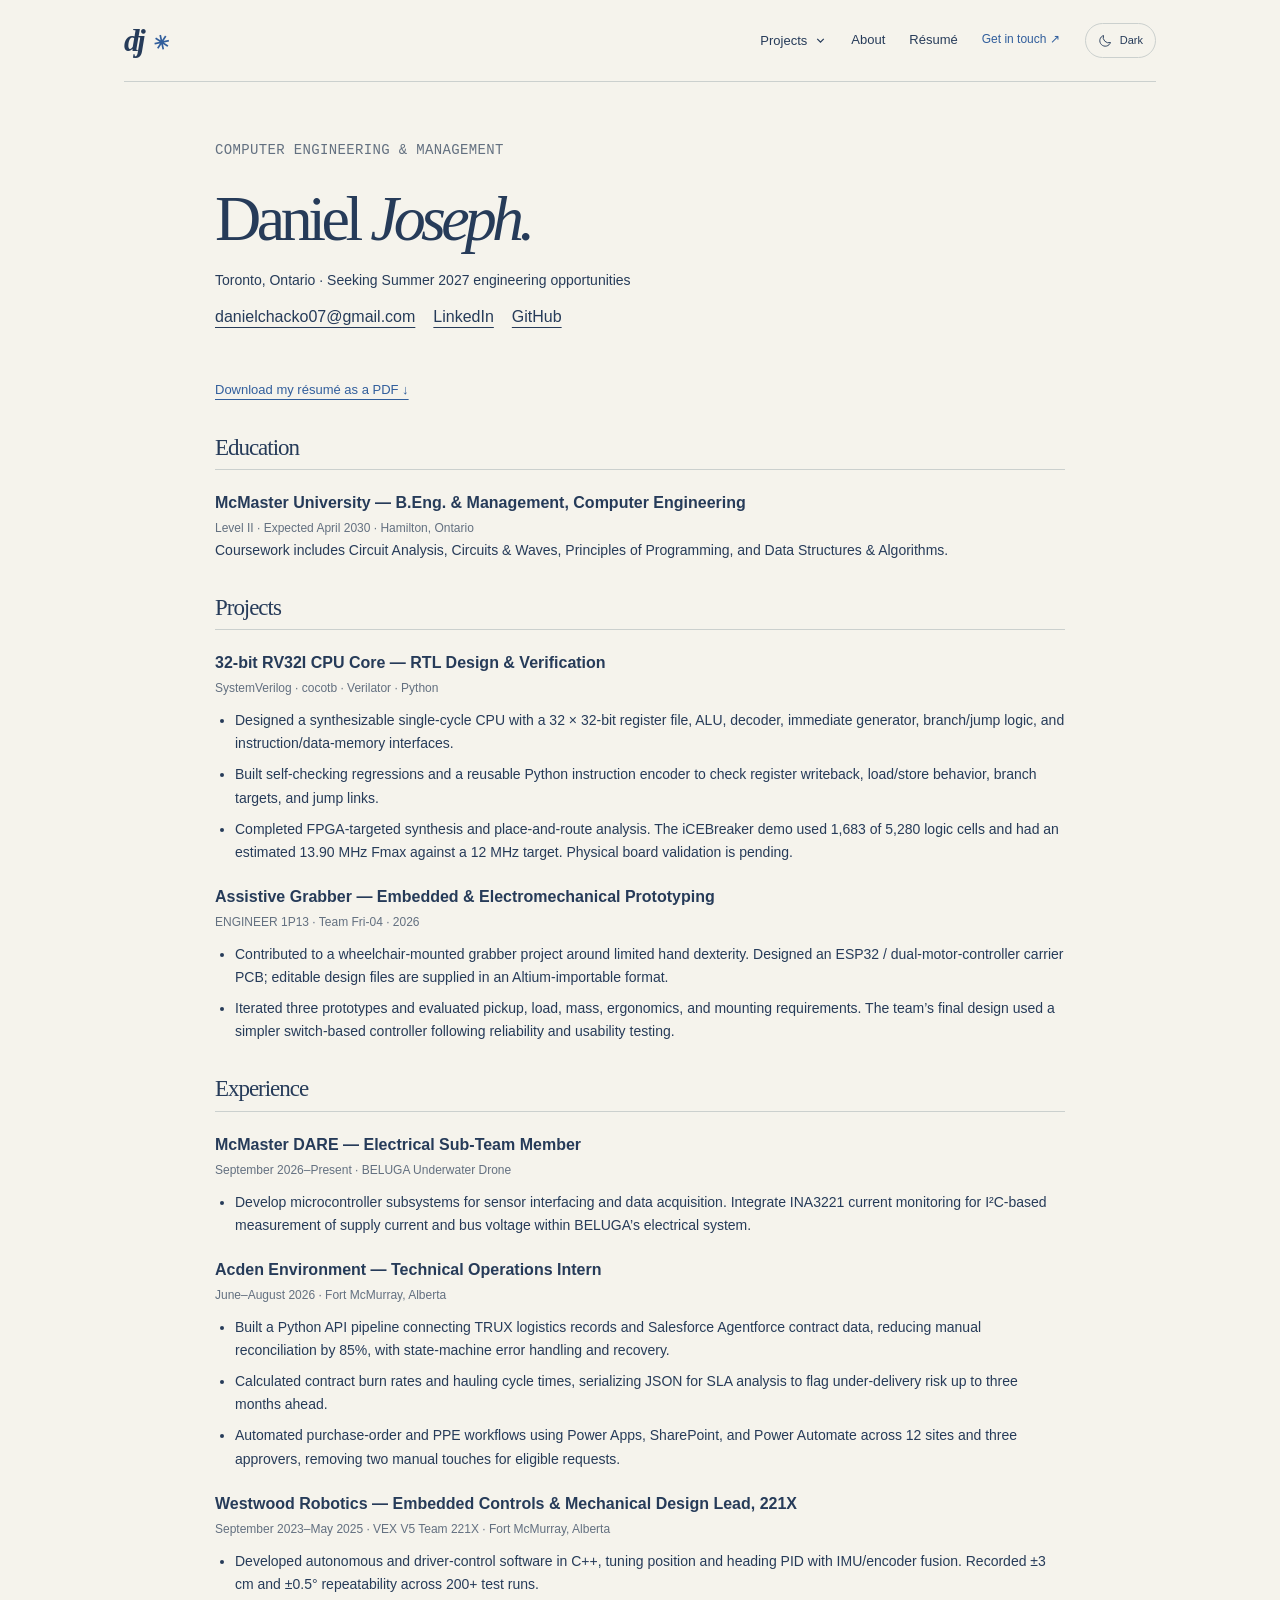
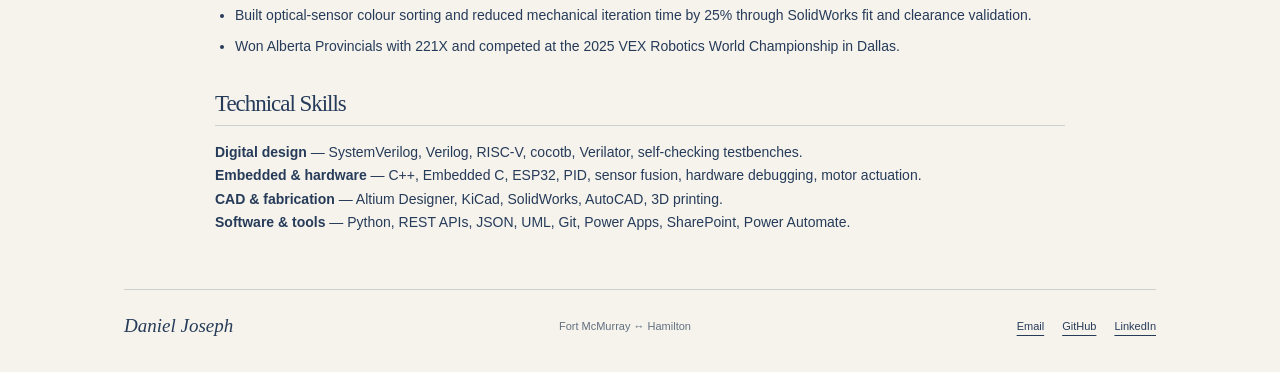
<file: resume.html>
<!doctype html>
<html lang="en">
<head>
  <meta charset="utf-8">
  <meta name="viewport" content="width=device-width, initial-scale=1">
  <meta name="description" content="Daniel Joseph's engineering résumé — McMaster Computer Engineering & Management, hardware, embedded systems, robotics, and technical operations.">
  <title>Résumé — Daniel Joseph</title>
  <script src="theme.js"></script>
  <link rel="stylesheet" href="style.css?v=20261112b">
  <style>
    .resume { max-width: 850px; margin: 0 auto; padding: 55px 0; }
    .resume h1 { font-size: 64px; line-height: 1.1; margin: 15px 0; }
    .resume h2 { font-size: 23px; margin: 32px 0 15px; border-bottom: 1px solid var(--line); padding-bottom: 8px; }
    .resume h3 { font-size: 16px; margin-top: 20px; }
    .resume p, .resume li { font-size: 14px; }
    .resume ul { padding-left: 20px; margin: 10px 0 20px; }
    .resume li { margin-bottom: 8px; }
    .resume .meta { font-size: 12px; color: var(--muted); margin-top: 3px; }
    .resume-links { display: flex; flex-wrap: wrap; gap: 18px; margin-top: 12px; }
    @media print {
      body { background: white; color: black; }
      header, footer { display: none; }
      .page { padding: 0; }
      .resume { padding: 0; }
      .resume h1 { font-size: 30px; margin: 0 0 5px; }
      .resume h2 { font-size: 15px; margin: 15px 0 7px; padding-bottom: 3px; }
      .resume h3 { font-size: 12px; margin-top: 10px; }
      .resume p, .resume li { font-size: 10px; line-height: 1.45; }
      .resume .meta { font-size: 9px; }
      .resume ul { margin: 5px 0 10px; }
      .resume li { margin-bottom: 4px; }
      .resume article { break-inside: avoid; }
      a { text-decoration: none; }
      @page { margin: 15mm; }
    }
  </style>
<script src="navigation.js?v=20261112b" defer></script></head>
<body><div class="page">
<header class="site-header">
  <a class="wordmark" href="/" aria-label="Daniel Joseph, home">dj<span aria-hidden="true">✳</span></a>
  <nav aria-label="Main navigation"><details class="project-menu"><summary>Projects <svg viewBox="0 0 16 16" aria-hidden="true"><path d="m4 6 4 4 4-4"/></svg></summary><div class="project-dropdown"><p class="dropdown-label">Explore my work</p><a href="/#grabber"><span class="nav-project-number">02</span><span><strong>Assistive grabber</strong><small>ESP32 · PCB design · motor control</small></span><span aria-hidden="true">↗</span></a><a href="/#cpu"><span class="nav-project-number">01</span><span><strong>RV32I processor</strong><small>SystemVerilog · verification · FPGA</small></span><span aria-hidden="true">↗</span></a><a href="/#robotics"><span class="nav-project-number">03</span><span><strong>VEX Robotics · 221X</strong><small>C++ · autonomous control · mechanics</small></span><span aria-hidden="true">↗</span></a><div class="dropdown-bottom"><a href="/#work">All projects →</a><a href="/#background">Experience →</a></div></div></details><a href="about.html">About</a><a href="resume.html">Résumé</a><a class="nav-contact" href="mailto:danielchacko07@gmail.com">Get in touch ↗</a></nav>
  <button class="theme-toggle" type="button" aria-label="Switch colour theme"><svg class="theme-sun" viewBox="0 0 24 24" aria-hidden="true"><circle cx="12" cy="12" r="4"/><path d="M12 1v3m0 16v3M1 12h3m16 0h3M4 4l2 2m12 12 2 2M4 20l2-2M18 6l2-2"/></svg><svg class="theme-moon" viewBox="0 0 24 24" aria-hidden="true"><path d="M20 15.2A8.8 8.8 0 0 1 8.8 4 8.8 8.8 0 1 0 20 15.2Z"/></svg><span data-theme-label>Dark</span></button>
</header>
<main class="resume">
  <p class="eyebrow">Computer Engineering & Management</p>
  <h1>Daniel <em>Joseph.</em></h1>
  <p>Toronto, Ontario · Seeking Summer 2027 engineering opportunities</p>
  <div class="resume-links"><a href="mailto:danielchacko07@gmail.com">danielchacko07@gmail.com</a><a href="https://www.linkedin.com/in/josepd16">LinkedIn</a><a href="https://github.com/danielj34">GitHub</a></div>
  <p style="margin-top:24px"><a class="underlink" href="assets/daniel-joseph-resume.pdf" download="Daniel-Joseph-Resume.pdf">Download my résumé as a PDF ↓</a></p>
  <h2>Education</h2>
  <h3>McMaster University — B.Eng. & Management, Computer Engineering</h3>
  <p class="meta">Level II · Expected April 2030 · Hamilton, Ontario</p>
  <p>Coursework includes Circuit Analysis, Circuits & Waves, Principles of Programming, and Data Structures & Algorithms.</p>
  <h2>Projects</h2>
  <article><h3>32-bit RV32I CPU Core — RTL Design & Verification</h3><p class="meta">SystemVerilog · cocotb · Verilator · Python</p><ul>
    <li>Designed a synthesizable single-cycle CPU with a 32 × 32-bit register file, ALU, decoder, immediate generator, branch/jump logic, and instruction/data-memory interfaces.</li>
    <li>Built self-checking regressions and a reusable Python instruction encoder to check register writeback, load/store behavior, branch targets, and jump links.</li>
    <li>Completed FPGA-targeted synthesis and place-and-route analysis. The iCEBreaker demo used 1,683 of 5,280 logic cells and had an estimated 13.90 MHz Fmax against a 12 MHz target. Physical board validation is pending.</li>
  </ul></article>
  <article><h3>Assistive Grabber — Embedded & Electromechanical Prototyping</h3><p class="meta">ENGINEER 1P13 · Team Fri-04 · 2026</p><ul>
    <li>Contributed to a wheelchair-mounted grabber project around limited hand dexterity. Designed an ESP32 / dual-motor-controller carrier PCB; editable design files are supplied in an Altium-importable format.</li>
    <li>Iterated three prototypes and evaluated pickup, load, mass, ergonomics, and mounting requirements. The team’s final design used a simpler switch-based controller following reliability and usability testing.</li>
  </ul></article>
  <h2>Experience</h2>
  <article><h3>McMaster DARE — Electrical Sub-Team Member</h3><p class="meta">September 2026–Present · BELUGA Underwater Drone</p><ul><li>Develop microcontroller subsystems for sensor interfacing and data acquisition. Integrate INA3221 current monitoring for I²C-based measurement of supply current and bus voltage within BELUGA’s electrical system.</li></ul></article>
  <article><h3>Acden Environment — Technical Operations Intern</h3><p class="meta">June–August 2026 · Fort McMurray, Alberta</p><ul>
    <li>Built a Python API pipeline connecting TRUX logistics records and Salesforce Agentforce contract data, reducing manual reconciliation by 85%, with state-machine error handling and recovery.</li>
    <li>Calculated contract burn rates and hauling cycle times, serializing JSON for SLA analysis to flag under-delivery risk up to three months ahead.</li>
    <li>Automated purchase-order and PPE workflows using Power Apps, SharePoint, and Power Automate across 12 sites and three approvers, removing two manual touches for eligible requests.</li>
  </ul></article>
  <article><h3>Westwood Robotics — Embedded Controls & Mechanical Design Lead, 221X</h3><p class="meta">September 2023–May 2025 · VEX V5 Team 221X · Fort McMurray, Alberta</p><ul>
    <li>Developed autonomous and driver-control software in C++, tuning position and heading PID with IMU/encoder fusion. Recorded ±3 cm and ±0.5° repeatability across 200+ test runs.</li>
    <li>Built optical-sensor colour sorting and reduced mechanical iteration time by 25% through SolidWorks fit and clearance validation.</li>
    <li>Won Alberta Provincials with 221X and competed at the 2025 VEX Robotics World Championship in Dallas.</li>
  </ul></article>
  <h2>Technical Skills</h2>
  <p><strong>Digital design</strong> — SystemVerilog, Verilog, RISC-V, cocotb, Verilator, self-checking testbenches.</p>
  <p><strong>Embedded & hardware</strong> — C++, Embedded C, ESP32, PID, sensor fusion, hardware debugging, motor actuation.</p>
  <p><strong>CAD & fabrication</strong> — Altium Designer, KiCad, SolidWorks, AutoCAD, 3D printing.</p>
  <p><strong>Software & tools</strong> — Python, REST APIs, JSON, UML, Git, Power Apps, SharePoint, Power Automate.</p>
</main>
<footer><a class="footer-signature" href="/">Daniel Joseph</a><span>Fort McMurray ↔ Hamilton</span><div><a href="mailto:danielchacko07@gmail.com">Email</a><a href="https://github.com/danielj34">GitHub</a><a href="https://www.linkedin.com/in/josepd16">LinkedIn</a></div></footer>
</div></body></html>
</file>
<file: style.css>
:root {
  --paper: #f5f3ec;
  --ink: #263b59;
  --muted: #637080;
  --line: #cbd0ce;
  --accent: #315e9c;
  --white: #fcfbf6;
  --soft: #e9ece5;
  --selected: #e1e9f0;
  --ball: #e1bc68;
  --chip: #34554b;
  --chip-text: #f5ecd0;
  --chip-line: #8caa97;
  --mono: "SFMono-Regular", Consolas, "Liberation Mono", monospace;
}
html[data-theme="dark"] {
  --paper: #181e29;
  --ink: #e6e5d9;
  --muted: #a8b4c2;
  --line: #3b4656;
  --accent: #a1c0f0;
  --white: #202936;
  --soft: #27313e;
  --selected: #35445b;
  --ball: #d2ad62;
  --chip: #325349;
  --chip-text: #f5ecd0;
  --chip-line: #8caa97;
}
* { box-sizing: border-box; }
html { scroll-behavior: smooth; scroll-padding-top: 26px; }
body {
  margin: 0;
  background: var(--paper);
  color: var(--ink);
  font-family: "Avenir Next", "Segoe UI", sans-serif;
  line-height: 1.65;
}
a { color: inherit; text-underline-offset: 5px; }
a:hover { color: var(--accent); }
a:focus-visible, button:focus-visible { outline: 3px solid var(--accent); outline-offset: 5px; }
button { color: inherit; font: inherit; cursor: pointer; }
button:disabled { opacity: .4; cursor: default; }
img { max-width: 100%; display: block; }
figure, h1, h2, h3, p { margin: 0; }
.page { max-width: 1500px; margin: auto; padding: 0 5.4%; }
.mono, .eyebrow, .figure-number {
  font-family: var(--mono);
  font-size: 10px;
  font-weight: 500;
  letter-spacing: .06em;
}
.eyebrow { text-transform: uppercase; line-height: 1.9; color: var(--muted); margin-bottom: 20px; }
.skip { position: absolute; left: 12px; top: -80px; background: var(--ink); color: white; padding: 12px; z-index: 10; }
.skip:focus { top: 10px; }
.sr-only { position: absolute; width: 1px; height: 1px; overflow: hidden; clip-path: inset(50%); }
header { display: flex; align-items: center; min-height: 94px; gap: 60px; border-bottom: 1px solid var(--ink); }
.wordmark { text-decoration: none; font-size: 30px; font-weight: 800; letter-spacing: -.08em; }
.wordmark span { color: var(--accent); margin-left: 5px; }
nav { display: flex; gap: 30px; font-size: 13px; }
nav a { text-decoration: none; }
.header-note { margin-left: auto; color: var(--muted); }
.hero { display: grid; grid-template-columns: 1fr 1fr; padding: 72px 0 64px; gap: 56px; align-items: center; }
h1 { font-size: clamp(74px, 8.6vw, 130px); font-weight: 550; line-height: .94; letter-spacing: -.075em; margin: 28px 0 30px; }
em { font-family: Georgia, "Times New Roman", serif; font-weight: 400; }
h1 em { color: var(--accent); letter-spacing: -.075em; }
.hero-intro { font-size: 18px; max-width: 425px; line-height: 1.65; }
.underlink { font-size: 13px; display: inline-block; margin-top: 25px; text-decoration-thickness: 1px; }
.underlink span { margin-left: 20px; }
.availability { margin-top: 45px; color: var(--muted); font-size: 9px; }
.availability span { color: var(--accent); margin-right: 7px; }
.hero-exhibit {
  position: relative;
  align-self: stretch;
  display: flex;
  flex-direction: column;
  justify-content: center;
  padding: 24px;
  background: var(--soft);
  border: 1px solid var(--line);
}
.exhibit-top { display: flex; justify-content: space-between; gap: 16px; color: var(--muted); margin-bottom: 24px; font-size: 9px; }
.hero-object { width: 100%; height: auto; max-height: 370px; object-fit: contain; }
figcaption { display: flex; gap: 25px; line-height: 1.6; font-size: 12px; padding-top: 20px; }
.hero-exhibit figcaption { margin-top: auto; }
.figure-number { color: var(--accent); white-space: nowrap; padding-top: 2px; }
.hero-exhibit figcaption a { display: inline-block; margin-top: 5px; }
.exhibit-stamp { position: absolute; right: -12px; bottom: -16px; background: var(--paper); border: 1px solid var(--accent); color: var(--accent); padding: 10px 14px; transform: rotate(-5deg); font-size: 9px; line-height: 1.5; }
.work-index { border-block: 1px solid var(--ink); display: flex; gap: 26px; padding: 18px 0; align-items: center; font-size: 12px; }
.work-index > span { margin-right: auto; }
.work-index a { text-decoration: none; }
.case { display: grid; grid-template-columns: 82px minmax(0, 1fr); gap: 28px; padding: 76px 0; border-bottom: 1px solid var(--ink); }
.case-margin { display: flex; flex-direction: column; align-items: flex-start; }
.case-number { color: var(--accent); font-family: Georgia, serif; font-size: 52px; line-height: 1; }
.vertical-note { writing-mode: vertical-rl; margin-top: 30px; font-size: 9px; color: var(--muted); }
.case-heading { display: flex; gap: 36px; align-items: flex-end; justify-content: space-between; }
.case-heading .eyebrow { margin-bottom: 12px; }
h2 { font-size: clamp(40px, 4.5vw, 64px); font-weight: 500; line-height: 1.07; letter-spacing: -.055em; }
h2 em { letter-spacing: -.045em; }
.case-heading .underlink { flex-shrink: 0; margin-bottom: 5px; }
.lead { max-width: 810px; font-size: 19px; line-height: 1.7; margin: 30px 0; }
.two-column { display: grid; grid-template-columns: 1fr 1fr; gap: 42px; }
.prose h3 { font-size: 16px; margin-bottom: 10px; font-weight: 650; }
.prose p { font-size: 14px; line-height: 1.85; color: var(--muted); }
.prose p + h3 { margin-top: 24px; }
.trace { margin-top: 38px; padding: 28px; background: var(--white); border: 1px solid var(--line); }
.trace-heading { display: flex; align-items: center; justify-content: space-between; gap: 24px; }
.trace-heading .eyebrow { margin-bottom: 6px; }
.trace h3, .implementation h3, .decision-note h3 { font-size: 25px; font-weight: 500; letter-spacing: -.035em; line-height: 1.25; }
.trace-heading > .mono { color: var(--muted); text-align: right; font-size: 9px; }
.trace-intro { font-size: 13px; color: var(--muted); max-width: 720px; margin: 15px 0 24px; }
.trace-layout { display: grid; grid-template-columns: 1.35fr 1fr; border-block: 1px solid var(--line); }
.program-scroll { overflow-x: auto; }
.program { font-family: var(--mono); border-collapse: collapse; width: 100%; font-size: 11px; white-space: nowrap; }
.program th { text-align: left; padding: 10px; color: var(--muted); font-weight: 400; border-bottom: 1px solid var(--line); font-size: 9px; }
.program td { padding: 7px 10px; }
.program td:first-child { color: var(--muted); }
.program td:last-child { color: var(--muted); font-size: 10px; }
.program tr.active { background: var(--selected); box-shadow: inset 3px 0 var(--accent); }
.trace-state { border-left: 1px solid var(--line); padding: 20px 24px; }
.state-label { color: var(--muted); font-size: 9px; }
.registers { margin: 14px 0; font-family: var(--mono); }
.registers > div { display: flex; align-items: baseline; justify-content: space-between; border-bottom: 1px solid var(--line); padding: 5px 0; }
.registers dt { font-size: 11px; color: var(--muted); }
.registers dd { margin: 0; font-size: 26px; }
.output-state { display: flex; gap: 8px; align-items: center; font: 10px var(--mono); margin-top: 18px; }
.output-led { width: 8px; height: 8px; border-radius: 50%; background: #aaa99f; }
.output-state.passed .output-led { background: #287141; box-shadow: 0 0 0 3px #d8e7d7; }
#trace-explanation { min-height: 105px; margin-top: 20px; font-size: 12px; color: var(--muted); }
.trace-controls { display: flex; justify-content: space-between; align-items: center; gap: 20px; padding-top: 20px; }
.trace-controls > div { display: flex; gap: 7px; }
.trace-controls button { border: 1px solid var(--line); background: transparent; border-radius: 0; padding: 9px 12px; font-size: 11px; }
.trace-controls button.primary { background: var(--ink); border-color: var(--ink); color: var(--white); }
.trace-controls > span { font-size: 9px; color: var(--muted); }
.footnote { color: var(--muted); font-size: 11px; line-height: 1.7; margin-top: 20px; }
.implementation { display: grid; grid-template-columns: 1fr 1.05fr; gap: 50px; margin-top: 40px; }
.implementation .eyebrow { margin-bottom: 10px; }
.implementation > div > p:not(.eyebrow) { font-size: 14px; line-height: 1.85; margin-top: 15px; }
code { font-family: var(--mono); font-size: .85em; }
.timing-panel { padding: 24px; border: 1px solid var(--line); }
.timing-title, .timing-key { display: flex; justify-content: space-between; gap: 16px; }
.timing-bar { display: flex; height: 38px; margin: 16px 0 8px; font: 10px var(--mono); color: white; }
.timing-bar span { display: flex; align-items: center; padding: 10px; }
.logic { width: 29.06%; background: var(--ink); }
.routing { width: 70.94%; background: var(--accent); }
.timing-key { color: var(--muted); font-size: 9px; }
.implementation-stats { margin: 20px 0 0; font-size: 11px; }
.implementation-stats > div { display: flex; justify-content: space-between; gap: 12px; border-top: 1px solid var(--line); padding: 7px 0; }
.implementation-stats dt { color: var(--muted); }
.implementation-stats dd { margin: 0; font-family: var(--mono); }
.timing-panel > p.footnote { font-size: 10px; }
.project-note { text-align: right; color: var(--muted); font-size: 9px; line-height: 1.9; padding-bottom: 4px; }
.artifact-viewer { margin: 32px 0; border: 1px solid var(--line); }
.artifact-toolbar { display: flex; align-items: center; justify-content: space-between; gap: 20px; border-bottom: 1px solid var(--line); padding: 14px 18px; }
.artifact-toolbar > span { color: var(--muted); font-size: 9px; }
.artifact-toolbar > div { display: flex; gap: 4px; flex-wrap: wrap; }
.artifact-choice { border: 0; background: transparent; font: 11px var(--mono); padding: 8px 10px; }
.artifact-choice.active { color: var(--white); background: var(--ink); }
.artifact-stage { height: 460px; background: #303746; display: flex; justify-content: center; padding: 25px; }
.artifact-stage[data-view="prototype"] { background: var(--soft); }
.artifact-stage[data-view="drawing"], .artifact-stage[data-view="concept"] { background: var(--white); }
.artifact-stage img { width: 100%; height: 100%; object-fit: contain; }
.artifact-viewer figcaption { padding: 14px 18px; border-top: 1px solid var(--line); font: 11px/1.65 var(--mono); }
.decision-note { display: grid; grid-template-columns: 45px 1fr; gap: 20px; margin-top: 35px; background: var(--soft); border-left: 3px solid var(--accent); padding: 28px; }
.note-mark { font-size: 38px; line-height: 1; color: var(--accent); }
.decision-note .eyebrow { color: var(--accent); margin-bottom: 9px; }
.decision-note p:not(.eyebrow) { font-size: 14px; line-height: 1.85; margin-top: 14px; }
.test-note { display: grid; grid-template-columns: 130px 1fr; gap: 20px; margin-top: 24px; border-block: 1px solid var(--line); padding: 18px 0; }
.test-note .mono { color: var(--accent); font-size: 9px; margin-top: 4px; }
.test-note p { font-size: 12px; color: var(--muted); }
.robotics-layout { display: grid; grid-template-columns: 1fr 1.2fr; gap: 55px; margin-top: 35px; }
.robotics-results { border-block: 1px solid var(--line); padding: 24px 0; }
.robotics-results .eyebrow { font-size: 9px; }
.result-line { display: flex; align-items: baseline; justify-content: space-between; gap: 20px; border-bottom: 1px solid var(--line); padding: 9px 0; }
.result-line strong { font-family: Georgia, serif; font-size: 54px; letter-spacing: -.05em; font-weight: 400; line-height: 1.3; }
.result-line small { font-size: 23px; }
.result-line > span { font-size: 11px; color: var(--muted); }
.robotics-results > .mono { font-size: 9px; color: var(--muted); margin-top: 18px; }
.background { display: grid; grid-template-columns: 1fr 1.15fr; gap: 90px; padding: 76px 0; border-bottom: 1px solid var(--ink); }
.background-intro { margin-top: 25px; font-size: 14px; color: var(--muted); }
.experience-list article { padding: 24px 0; border-top: 1px solid var(--line); }
.experience-list article:first-child { padding-top: 0; border: 0; }
.experience-meta { display: flex; justify-content: space-between; gap: 15px; color: var(--accent); font-size: 9px; }
.experience-list h3 { font-size: 24px; font-weight: 500; letter-spacing: -.025em; margin-top: 10px; }
.job-title { font-size: 12px; margin: 4px 0 15px; }
.experience-list p:last-child { color: var(--muted); font-size: 14px; line-height: 1.8; }
.contact { display: grid; grid-template-columns: 1.2fr 1fr; gap: 90px; padding: 70px 0; }
.contact .eyebrow { color: var(--accent); }
.contact p:not(.eyebrow) { max-width: 380px; margin-top: 25px; color: var(--muted); font-size: 14px; }
.contact-links { align-self: center; }
.contact-links a { display: flex; justify-content: space-between; padding: 15px 0; border-bottom: 1px solid var(--line); text-decoration: none; font-size: 18px; }
.contact-links span { color: var(--accent); }
footer { display: flex; justify-content: space-between; align-items: center; gap: 24px; border-top: 1px solid var(--ink); padding: 25px 0 35px; font-size: 12px; }
footer .mono { color: var(--muted); font-size: 9px; }
@media (max-width: 1050px) {
  .header-note { display: none; }
  nav { margin-left: auto; }
  .hero { gap: 35px; }
  .case { grid-template-columns: 52px minmax(0, 1fr); gap: 22px; }
  .trace-layout { grid-template-columns: 1.3fr 1fr; }
  .program td:last-child, .program th:last-child { display: none; }
  .implementation { gap: 28px; }
  .background, .contact { gap: 45px; }
}
@media (max-width: 760px) {
  .page { padding: 0 6%; }
  header { min-height: 76px; gap: 18px; }
  nav { gap: 17px; font-size: 12px; }
  .hero { grid-template-columns: 1fr; padding: 45px 0; gap: 40px; }
  h1 { font-size: clamp(82px, 19vw, 120px); }
  .hero-intro { font-size: 17px; }
  .availability { margin-top: 30px; font-size: 8px; }
  .hero-exhibit { padding: 18px; }
  .hero-object { max-height: 310px; }
  .hero-exhibit figcaption { margin-top: 20px; }
  .work-index { display: grid; grid-template-columns: repeat(3, 1fr); gap: 12px; font-size: 10px; }
  .work-index > span { grid-column: 1 / -1; font-size: 9px; }
  .case { grid-template-columns: minmax(0, 1fr); padding: 44px 0; gap: 22px; }
  .case-margin { flex-direction: row; align-items: center; gap: 18px; }
  .case-number { font-size: 35px; }
  .vertical-note { writing-mode: horizontal-tb; margin: 0; font-size: 8px; }
  .case-heading { flex-direction: column; align-items: flex-start; gap: 15px; }
  .case-heading .underlink { margin: 0; }
  h2 { font-size: clamp(40px, 10vw, 56px); }
  .lead { font-size: 17px; margin: 24px 0; }
  .two-column, .implementation, .robotics-layout, .background, .contact { grid-template-columns: 1fr; gap: 28px; }
  .trace { padding: 18px; }
  .trace-heading { flex-direction: column; align-items: flex-start; gap: 12px; }
  .trace h3 { font-size: 23px; }
  .trace-layout { grid-template-columns: 1fr; }
  .program td:last-child, .program th:last-child { display: table-cell; }
  .program { font-size: 10px; }
  .program td, .program th { padding-inline: 7px; }
  .program td:last-child { font-size: 9px; }
  .trace-state { padding: 20px 5px; border-left: 0; border-top: 1px solid var(--line); }
  .registers { display: flex; gap: 16px; justify-content: space-between; }
  .registers > div { flex-direction: column; align-items: flex-start; }
  .registers dt { font-size: 9px; }
  #trace-explanation { min-height: 85px; }
  .trace-controls { flex-direction: column; align-items: flex-start; }
  .trace-controls button { padding: 9px 10px; }
  .project-note { text-align: left; }
  .artifact-toolbar { flex-direction: column; align-items: flex-start; padding: 12px; gap: 10px; }
  .artifact-choice { padding: 7px 8px; font-size: 10px; }
  .artifact-stage { height: 330px; padding: 15px; }
  .artifact-viewer figcaption { font-size: 10px; padding: 12px; }
  .decision-note { grid-template-columns: 1fr; gap: 8px; padding: 22px; }
  .note-mark { display: none; }
  .test-note { grid-template-columns: 1fr; gap: 7px; }
  .background, .contact { padding: 45px 0; }
  footer { flex-wrap: wrap; gap: 15px; }
  footer .mono { order: 3; width: 100%; font-size: 8px; }
}
@media (prefers-reduced-motion: reduce) {
  html { scroll-behavior: auto; }
}
@media (max-width: 370px) {
  nav { gap: 10px; font-size: 11px; }
  .wordmark { font-size: 26px; }
}

.artifact-stage[data-view="pcb"] { background: #141b24; height: 620px; padding: 14px; }
.artifact-stage[data-view="board3d"] { background: var(--soft); }
.pcb-downloads { display: flex; flex-wrap: wrap; gap: 10px 28px; margin: -10px 0 28px; }
.pcb-downloads .underlink { margin-top: 0; }
.prototype-history { border-block: 1px solid var(--line); margin-top: 24px; padding: 18px 0; }
.prototype-history summary { cursor: pointer; font-size: 14px; }
.prototype-history .prose { max-width: 800px; padding-top: 18px; }
.prototype-history p + p { margin-top: 12px; }
.hero-exhibit:has(.hero-object[src$="grabber-pcb-3d.png"]) .hero-object { max-height: 400px; }
@media(max-width:760px) {
 .artifact-stage[data-view="pcb"] { height: 390px; padding: 4px; }
 .pcb-downloads { flex-direction: column; gap: 16px; }
}

/* Personal homepage and shared page furniture. */
.page { max-width: 1160px; padding-inline: 5%; }
.site-header { min-height: 96px; gap: 40px; border-bottom: 0; }
.wordmark { display: inline-flex; gap: 6px; align-items: center; font-family: Georgia, serif; font-style: italic; font-size: 34px; font-weight: 600; letter-spacing: -.08em; }
.wordmark span { font-family: sans-serif; font-size: 19px; font-style: normal; margin-top: 7px; transform: rotate(-12deg); }
.site-header nav { gap: 27px; margin-left: auto; font-size: 14px; }
.site-header nav a { text-decoration: none; border-bottom: 1px solid transparent; }
.site-header nav a:hover { border-color: currentColor; }
.theme-toggle { display: flex; align-items: center; gap: 7px; background: transparent; border: 1px solid var(--line); border-radius: 30px; padding: 7px 12px; font-size: 11px; }
.theme-toggle svg { width: 15px; height: 15px; stroke: currentColor; fill: none; stroke-width: 1.5; }
.theme-sun { display: none; }
html[data-theme="dark"] .theme-sun { display: block; }
html[data-theme="dark"] .theme-moon { display: none; }
.hero { min-height: 540px; padding: 55px 0 65px; grid-template-columns: 1.03fr 1fr; gap: 25px; }
.hello { color: var(--muted); font-size: 17px; }
h1 { font-family: Georgia, "Times New Roman", serif; font-size: clamp(68px, 8.2vw, 100px); font-weight: 400; line-height: .98; letter-spacing: -.07em; margin: 12px 0 25px; }
h1 em { color: var(--ink); font-style: normal; }
.hero-intro { font-size: 16px; max-width: 390px; line-height: 1.85; }
.home-note { font-size: 14px; line-height: 1.8; color: var(--muted); margin-top: 17px; }
.hero-links { display: flex; gap: 25px; flex-wrap: wrap; }
.underlink { color: var(--accent); font-size: 13px; }
.underlink span { margin-left: 5px; }
.availability { margin-top: 27px; font: 11px/1.65 "Avenir Next", "Segoe UI", sans-serif; color: var(--muted); letter-spacing: 0; }
.things { position: relative; height: 430px; min-width: 0; isolation: isolate; }
.margin-note { position: absolute; font: italic 15px Georgia, serif; color: var(--muted); top: 6px; right: 12px; transform: rotate(5deg); }
.thing { position: absolute; display: block; text-decoration: none; will-change: transform; transition: transform .25s ease; }
.thing > span { position: absolute; display: block; white-space: nowrap; color: var(--ink); font: italic 13px Georgia, serif; }
.thing-board { top: 38px; right: -14px; width: 345px; transform: rotate(-12deg); z-index: 1; }
.thing-board img { width: 100%; height: auto; filter: drop-shadow(6px 13px 8px #00000024); }
.thing-board > span { right: 4px; bottom: -12px; transform: rotate(7deg); }
.thing-chip { left: 0; top: 185px; width: 210px; transform: rotate(9deg); z-index: 2; }
.thing-chip svg { width: 100%; display: block; filter: drop-shadow(3px 9px 5px #0000001d); }
.thing-chip > span { bottom: -4px; left: 12px; transform: rotate(-9deg); }
.thing-ball { width: 142px; bottom: -2px; right: 26px; transform: rotate(-9deg); z-index: 3; }
.thing-ball svg { display: block; width: 100%; filter: drop-shadow(4px 8px 4px #00000016); }
.thing-ball > span { bottom: -18px; right: 6px; transform: rotate(9deg); }
.thing:hover, .thing:focus-visible { transform: translateY(-9px) rotate(0); color: var(--accent); }
.thing:hover > span { color: var(--accent); }
.shelf-line { position: absolute; left: 12px; right: 0; bottom: 52px; border-top: 1px solid var(--line); transform: rotate(-3deg); z-index: -1; }
.home-about { display: flex; gap: 25px; align-items: center; max-width: 780px; padding: 18px 0 45px; }
.little-star { color: var(--accent); font-size: 40px; transform: rotate(-10deg); }
.home-about p { font-size: 14px; line-height: 1.9; color: var(--muted); }
.home-about a { color: var(--accent); white-space: nowrap; }
.work-index { border-color: var(--line); padding-block: 20px; font-size: 12px; }
.work-index > span { font-family: inherit; font-size: 13px; letter-spacing: 0; text-transform: lowercase; }
.case { grid-template-columns: 48px minmax(0,1fr); gap: 24px; padding-block: 64px; border-color: var(--line); }
.case-number { font: italic 26px Georgia, serif; color: var(--muted); }
.vertical-note { font-size: 8px; letter-spacing: .03em; opacity: .8; }
.case-heading { align-items: flex-start; }
.eyebrow { font-size: 10px; letter-spacing: .025em; }
h2 { font-family: Georgia, serif; font-size: clamp(32px, 3.7vw, 45px); font-weight: 400; letter-spacing: -.045em; line-height: 1.18; }
.lead { font-size: 16px; line-height: 1.85; max-width: 790px; margin-block: 24px; }
.prose p { font-size: 14px; }
.trace { border-radius: 4px; padding: 25px; }
.trace h3, .implementation h3, .decision-note h3 { font-size: 22px; letter-spacing: -.02em; }
.trace-controls button { border-radius: 4px; }
.logic, .routing { color: var(--paper); }
.output-state.passed .output-led { background: #69a77c; box-shadow: 0 0 0 3px var(--soft); }
.decision-note { background: var(--soft); border-left-width: 2px; padding: 25px; grid-template-columns: 25px 1fr; }
.note-mark { font-size: 25px; }
.artifact-viewer { border-radius: 4px; overflow: hidden; }
.artifact-choice { font-family: inherit; font-size: 12px; border-radius: 3px; }
.project-note { font-size: 8px; letter-spacing: .02em; }
.background, .contact { padding-block: 60px; gap: 60px; border-color: var(--line); }
.contact h2 { font-size: 56px; }
.contact-links a { font-size: 15px; padding-block: 12px; }
footer { border-color: var(--line); font-size: 11px; gap: 20px; }
footer > span { color: var(--muted); }
footer > div { display: flex; gap: 18px; }
.footer-signature { font: italic 19px Georgia, serif; text-decoration: none; }

/* About: the places and interests Daniel actually shared. */
.about-page { max-width: 920px; margin: 0 auto; padding-top: 65px; }
.about-heading { max-width: 760px; }
.about-heading h1 { font-size: clamp(60px, 7vw, 86px); margin-block: 18px 28px; }
.about-heading h1 em { font-style: italic; color: var(--accent); }
.about-lead { font-size: 19px; line-height: 1.85; max-width: 700px; }
.places { display: grid; grid-template-columns: 1fr 150px 1fr; gap: 25px; align-items: center; margin: 64px 0 75px; }
.places > div { position: relative; border-top: 1px solid var(--line); padding-top: 20px; }
.place-dot { position: absolute; width: 9px; height: 9px; border: 2px solid var(--accent); background: var(--paper); border-radius: 50%; top: -5px; left: 0; }
.places h2 { font-size: 26px; margin-bottom: 12px; }
.places p { font-size: 14px; color: var(--muted); line-height: 1.85; }
.place-caption { display: inline-block; color: var(--accent); margin-top: 12px; font: italic 15px Georgia, serif; }
.place-route { width: 100%; stroke: var(--accent); stroke-width: 1.5; fill: none; transform: rotate(-4deg); }
.about-section-title { border-top: 1px solid var(--line); padding-top: 25px; margin-bottom: 10px; }
.about-section-title > span { font-size: 11px; color: var(--muted); }
.about-section-title h2 { margin-top: 10px; }
.interest { display: grid; grid-template-columns: 200px 1fr; gap: 55px; align-items: center; padding: 30px 0; border-bottom: 1px solid var(--line); }
.interest-picture { max-width: 195px; }
.interest-picture svg { width: 100%; display: block; }
.interest-number { color: var(--muted); font: 11px var(--mono); }
.interest h3 { font: 34px/1.3 Georgia, serif; margin: 5px 0 12px; }
.interest p { font-size: 16px; line-height: 1.85; max-width: 490px; }
.running svg, .tutoring svg { fill: none; stroke: var(--ink); stroke-width: 2.5; stroke-linecap: round; stroke-linejoin: round; }
.running .run-route { stroke: var(--accent); stroke-width: 3; stroke-dasharray: 9 5; }
.running circle { fill: var(--ball); }
.route-dashes { opacity: .4; }
.tutoring .notebook { fill: var(--white); }
.tutoring .pencil { fill: var(--ball); }
.taking-chances { display: grid; grid-template-columns: 60px 1fr; gap: 28px; padding: 60px 0; max-width: 780px; }
.hand-arrow { font: 55px Georgia, serif; color: var(--accent); transform: rotate(-8deg); }
.taking-chances p { font-size: 16px; line-height: 1.9; margin-top: 20px; }
.about-end { padding: 0 0 65px 88px; color: var(--muted); font-size: 14px; }
.about-end .underlink { margin-top: 10px; }
.resume h1 em { font-style: italic; }
@media (max-width: 900px) {
 .hero { gap: 12px; }
 .thing-board { width: 290px; right: -10px; top: 65px; }
 .thing-chip { width: 185px; top: 220px; left: -10px; }
 .thing-ball { width: 125px; right: 0; }
 .margin-note { top: 25px; right: 0; }
 .site-header { gap: 25px; }
 .site-header nav { gap: 22px; }
 .background, .contact { gap: 35px; }
}
@media (max-width: 760px) {
 .page { padding-inline: 6%; }
 .site-header { min-height: 80px; gap: 20px; }
 .site-header nav { gap: 20px; font-size: 12px; }
 .wordmark { font-size: 30px; }
 .theme-toggle { padding: 6px 9px; }
 .theme-toggle > span { display: none; }
 .hero { min-height: 0; padding: 35px 0 25px; grid-template-columns: 1fr; gap: 22px; }
 h1 { font-size: 82px; }
 .hero-intro { font-size: 16px; max-width: 480px; }
 .home-note { font-size: 14px; }
 .availability { font-size: 11px; margin-top: 23px; }
 .things { height: 350px; max-width: 450px; width: 100%; margin-inline: auto; }
 .thing-board { width: 290px; top: 12px; right: 0; }
 .thing-chip { width: 185px; left: 0; top: 125px; }
 .thing-ball { width: 120px; bottom: 0; right: 18px; }
 .margin-note { top: 5px; left: 0; right: auto; font-size: 13px; }
 .home-about { padding-block: 25px 35px; gap: 18px; align-items: flex-start; }
 .home-about p { font-size: 13px; }
 .little-star { font-size: 28px; }
 .work-index { padding-block: 16px; }
 .case { grid-template-columns: minmax(0,1fr); gap: 15px; padding-block: 42px; }
 .case-heading { gap: 12px; }
 .case-number { font-size: 24px; }
 .case-margin { align-items: center; }
 .lead { font-size: 15px; }
 .trace { padding: 18px; }
 .artifact-choice { font-size: 11px; }
 .background, .contact { grid-template-columns: 1fr; gap: 30px; padding-block: 45px; }
 .contact h2 { font-size: 45px; }
 footer { flex-wrap: wrap; gap: 16px; }
 footer > div { width: 100%; gap: 22px; }
 .about-page { padding-top: 35px; }
 .about-heading h1 { font-size: 62px; }
 .about-lead { font-size: 17px; }
 .places { grid-template-columns: 1fr; gap: 20px; margin-block: 40px 50px; }
 .place-route { width: 110px; height: 65px; transform: rotate(70deg); justify-self: end; margin-top: -30px; margin-bottom: -15px; }
 .places h2 { font-size: 27px; }
 .interest { grid-template-columns: 120px 1fr; gap: 22px; padding-block: 25px; }
 .interest h3 { font-size: 27px; }
 .interest p { font-size: 14px; }
 .taking-chances { grid-template-columns: 30px 1fr; gap: 18px; padding-block: 40px; }
 .hand-arrow { font-size: 38px; }
 .taking-chances p { font-size: 15px; }
 .about-end { padding-left: 48px; }
}
@media (max-width: 370px) {
 .site-header { gap: 16px; }
 .site-header nav { gap: 15px; font-size: 11px; }
 .theme-toggle { padding: 6px; }
 .thing-board { width: 245px; }
 .thing-chip { width: 160px; top: 130px; }
 .thing-ball { width: 110px; right: 0; }
 .interest { grid-template-columns: 90px 1fr; gap: 18px; }
 .hero-links { gap: 14px; }
}
@media (prefers-reduced-motion: reduce) {
 .thing { transition: none; }
 .thing:hover, .thing:focus-visible { transform: none; }
}

/* A project directory, with the personal objects kept as a quiet signature. */
html { scroll-padding-top: 105px; }
.site-header { position: sticky; top: 0; z-index: 20; min-height: 82px; background: var(--paper); border-bottom: 1px solid var(--line); gap: 25px; }
.site-header nav { align-items: center; gap: 24px; font-size: 13px; }
.wordmark { font-size: 31px; }
.nav-contact { font-size: 12px; color: var(--accent); }
.project-menu { position: relative; }
.project-menu summary { display: flex; gap: 7px; align-items: center; cursor: pointer; list-style: none; padding: 12px 0; }
.project-menu summary::-webkit-details-marker { display: none; }
.project-menu summary svg { width: 13px; height: 13px; fill: none; stroke: currentColor; stroke-width: 1.5; transition: transform .18s; }
.project-menu[open] summary svg { transform: rotate(180deg); }
summary:focus-visible { outline: 2px solid var(--accent); outline-offset: 5px; }
.project-dropdown { position: absolute; top: calc(100% + 6px); left: -24px; width: 365px; border: 1px solid var(--line); background: var(--white); box-shadow: 0 14px 35px #00000018; border-radius: 8px; padding: 20px 10px 8px; }
.dropdown-label { font-size: 10px; letter-spacing: .06em; text-transform: uppercase; color: var(--muted); padding: 0 14px 12px; }
.site-header .project-dropdown > a { display: grid; grid-template-columns: 23px 1fr 15px; align-items: center; gap: 10px; border: 0; padding: 14px; border-radius: 4px; }
.site-header .project-dropdown > a:hover, .site-header .project-dropdown > a:focus-visible { background: var(--selected); }
.nav-project-number { font: italic 15px Georgia,serif; color: var(--muted); }
.project-dropdown strong { display: block; font-size: 14px; font-weight: 600; }
.project-dropdown small { display: block; font-size: 11px; color: var(--muted); margin-top: 2px; }
.dropdown-bottom { display: flex; justify-content: space-between; border-top: 1px solid var(--line); margin-top: 8px; padding: 12px 14px 6px; font-size: 11px; }
.hero { padding: 45px 0 46px; min-height: 540px; }
.hero .hello { font-size: 11px; letter-spacing: .035em; color: var(--muted); }
.hero h1 { font-size: clamp(70px,7.6vw,92px); margin-block: 18px 22px; }
.hero-intro { max-width: 375px; font-size: 16px; line-height: 1.8; }
.hero-links { align-items: center; gap: 22px; margin-top: 24px; }
.hero-links .underlink { margin-top: 0; font-size: 12px; }
.action-link { display: inline-flex; align-items: center; justify-content: space-between; gap: 28px; padding: 12px 16px; background: var(--ink); color: var(--paper); font-size: 12px; text-decoration: none; border-radius: 3px; }
.action-link:hover { color: var(--paper); background: var(--accent); }
.home-note { font-size: 12px; margin-top: 15px; }
.availability { font-size: 10px; margin-top: 22px; }
.things { height: 370px; }
.margin-note { top: 0; font-size: 14px; }
.thing-board { width: 310px; top: 35px; right: -2px; }
.thing-chip { width: 185px; top: 160px; left: -2px; }
.thing-ball { width: 163px; bottom: -5px; right: 13px; transform: rotate(-14deg); }
.thing-ball svg { filter: drop-shadow(4px 8px 7px #00000015); }
.thing-ball > span { bottom: -8px; right: 0; }
.shelf-line { bottom: 30px; }
.project-overview { padding: 35px 0 55px; border-top: 1px solid var(--line); }
.overview-heading { display: flex; align-items: end; justify-content: space-between; gap: 25px; margin-bottom: 27px; }
.overview-heading .eyebrow { margin-bottom: 10px; }
.overview-heading h2 { font-size: 35px; }
.overview-heading > p { font-size: 12px; line-height: 1.8; color: var(--muted); }
.project-grid { display: grid; grid-template-columns: repeat(3,minmax(0,1fr)); gap: 22px; }
.project-card { min-width: 0; text-decoration: none; display: flex; flex-direction: column; border-bottom: 1px solid var(--line); }
.card-visual { position: relative; height: 210px; background: var(--soft); overflow: hidden; border-radius: 5px; color: var(--accent); }
.card-category { position: absolute; top: 14px; left: 16px; font-size: 9px; letter-spacing: .03em; z-index: 1; color: var(--muted); }
.card-visual img { width: 100%; height: 100%; object-fit: contain; padding: 21px 16px 5px; transition: transform .3s; }
.card-visual svg { width: 100%; height: 100%; padding: 20px 10px 0; }
.cpu-card .card-visual { background: var(--selected); }
.vex-card .card-visual { background: var(--soft); color: var(--ink); }
.card-copy { padding: 18px 0 14px; flex: 1; display: flex; flex-direction: column; }
.card-kicker { font-size: 9px; color: var(--muted); }
.card-copy h3 { font: 25px/1.2 Georgia,serif; letter-spacing: -.03em; position: relative; margin: 10px 0 12px; padding-right: 18px; }
.card-copy h3 > span { position: absolute; right: 0; top: 0; font: 18px sans-serif; color: var(--accent); transition: transform .2s; }
.card-copy p { font-size: 12px; line-height: 1.85; color: var(--muted); margin-bottom: 20px; }
.card-meta { display: flex; justify-content: space-between; gap: 7px; font-size: 9px; margin-top: auto; color: var(--muted); }
.card-meta span:last-child { color: var(--accent); white-space: nowrap; }
.project-card:hover .card-visual img { transform: rotate(-3deg) scale(1.05); }
.project-card:hover h3 > span { transform: translate(3px,-3px); }
.project-card:hover h3 { color: var(--accent); }
.overview-bottom { display: flex; justify-content: space-between; gap: 15px; margin-top: 20px; font-size: 11px; color: var(--muted); }
.overview-bottom a { color: var(--accent); }
.case-wayfinding { display: flex; justify-content: space-between; gap: 20px; padding-top: 28px; margin-top: 35px; border-top: 1px solid var(--line); font-size: 12px; color: var(--accent); }
@media (max-width: 900px) {
 .nav-contact { display: none; }
 .project-grid { gap: 17px; }
 .card-visual { height: 170px; }
 .card-copy h3 { font-size: 22px; }
 .card-meta { flex-direction: column; gap: 8px; }
 .thing-board { width: 270px; }
 .thing-chip { width: 165px; }
 .thing-ball { width: 145px; }
 .hero-links { gap: 16px; }
}
@media (max-width: 760px) {
 html { scroll-padding-top: 90px; }
 .site-header { min-height: 74px; gap: 18px; }
 .site-header nav { gap: 20px; font-size: 12px; }
 .project-dropdown { position: fixed; left: 6%; right: 6%; top: 68px; width: auto; max-height: calc(100dvh - 90px); overflow-y: auto; }
 .hero { padding-block: 32px; gap: 25px; }
 .hero h1 { font-size: 78px; }
 .hero-intro { max-width: 440px; }
 .hero-links { gap: 22px; }
 .things { height: 290px; max-width: 370px; }
 .thing-board { width: 250px; top: 15px; right: -3px; }
 .thing-chip { width: 155px; top: 105px; }
 .thing-ball { width: 135px; bottom: -5px; right: 12px; }
 .margin-note { top: 0; font-size: 12px; }
 .overview-heading { display: block; }
 .overview-heading h2 { font-size: 32px; }
 .overview-heading > p { margin-top: 13px; }
 .overview-heading br { display: none; }
 .project-grid { grid-template-columns: 1fr; gap: 25px; }
 .project-card { display: grid; grid-template-columns: 35% 1fr; gap: 18px; align-items: center; padding-bottom: 22px; }
 .card-visual { height: 165px; }
 .card-category { display: none; }
 .card-visual img { padding: 0; transform: scale(1.2); }
 .card-visual svg { padding: 0; width: 165%; max-width: none; margin-left: -32%; }
 .card-copy { padding: 0; }
 .card-copy h3 { font-size: 23px; margin-block: 8px; }
 .card-copy h3 br { display: none; }
 .card-copy p { font-size: 12px; margin-bottom: 12px; }
 .card-meta { flex-direction: row; flex-wrap: wrap; }
 .overview-bottom { flex-direction: column; gap: 8px; }
 .project-overview { padding-bottom: 35px; }
 .case-wayfinding { font-size: 11px; }
}
@media (max-width: 370px) {
 .site-header { gap: 12px; }
 .site-header nav { gap: 15px; font-size: 11px; }
 .wordmark { font-size: 28px; }
 .wordmark span { font-size: 15px; margin-left: 0; }
 .hero h1 { font-size: 70px; }
 .hero-links { gap: 14px; }
 .action-link { gap: 15px; padding: 12px; }
 .hero-links .underlink { font-size: 11px; }
 .thing-board { width: 218px; }
 .thing-chip { width: 140px; }
 .thing-ball { width: 122px; right: 0; }
 .card-copy h3 { font-size: 21px; }
 .project-card { grid-template-columns: 30% 1fr; gap: 15px; }
}
@media (prefers-reduced-motion: reduce) {
 html { scroll-behavior: auto; }
 .card-visual img, .card-copy h3 > span, .project-menu summary svg { transition: none; }
 .project-card:hover .card-visual img { transform: none; }
}

.thing-board > span { right: auto; left: -25px; bottom: 4px; }
@media (max-width: 760px) { .thing-board > span { left: -8px; bottom: 0; font-size: 12px; } }
</file>
